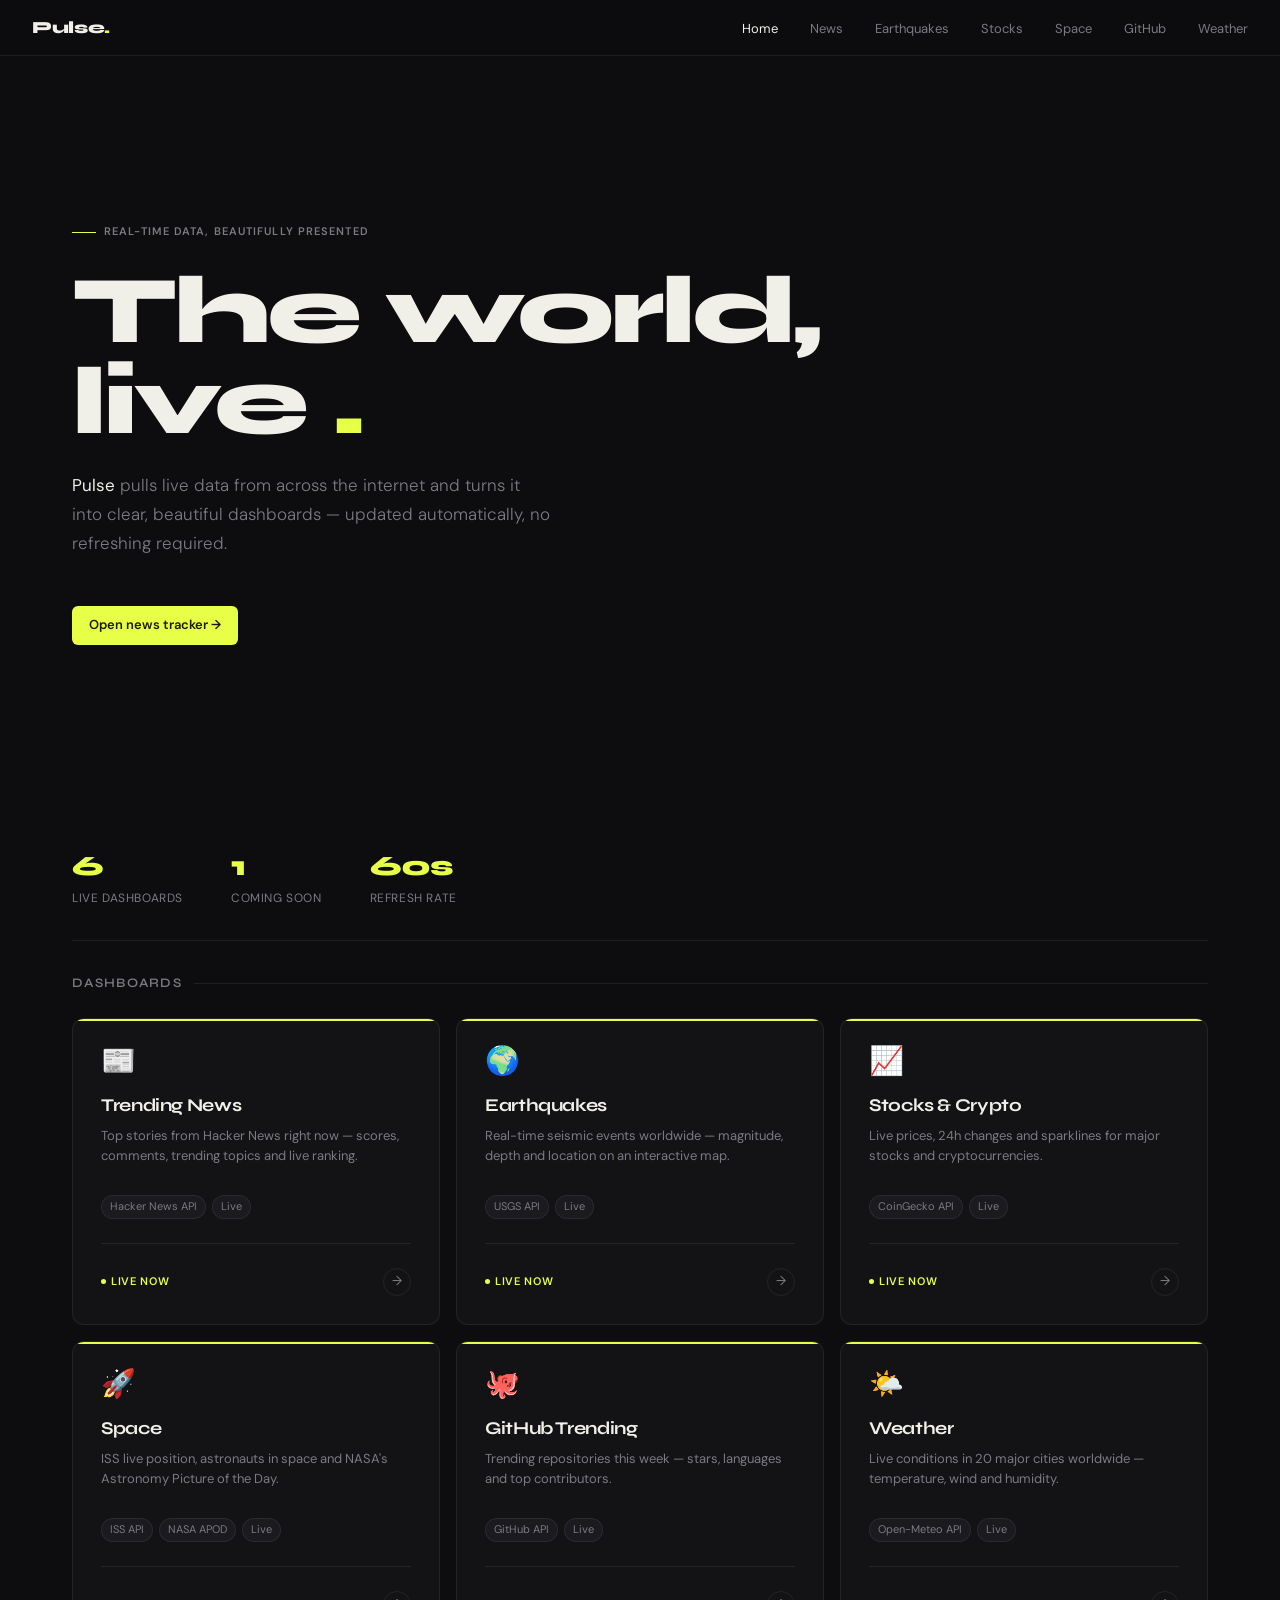
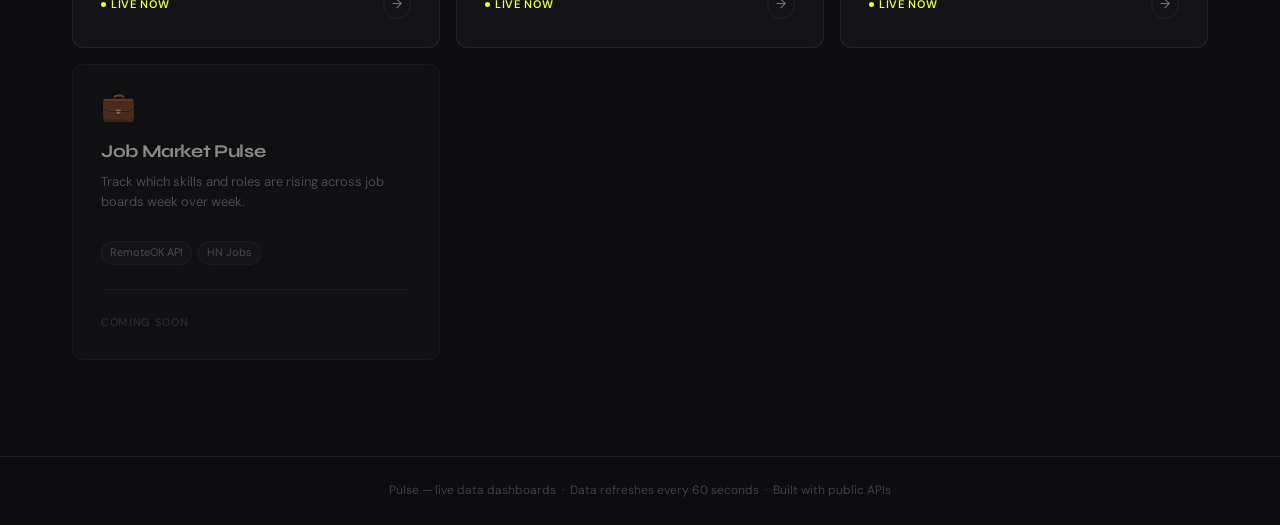
<file: index.html>
<!DOCTYPE html>
<html lang="en">
<head>
  <meta charset="UTF-8" />
  <meta name="viewport" content="width=device-width, initial-scale=1.0" />
  <title>Pulse — Live Data Dashboards</title>
  <link rel="stylesheet" href="style.css" />
  <style>
    .hero {
      min-height: calc(100vh - 56px);
      display: flex;
      flex-direction: column;
      justify-content: center;
      padding: 88px 2rem 4rem;
      max-width: 1200px;
      margin: 0 auto;
    }

    .hero-eyebrow {
      display: inline-flex; align-items: center; gap: 8px;
      font-size: 11px; font-weight: 600; letter-spacing: 0.1em;
      text-transform: uppercase; color: var(--text-muted);
      margin-bottom: 1.5rem;
    }

    .hero-eyebrow::before {
      content: '';
      display: block; width: 24px; height: 1px;
      background: var(--accent);
    }

    .hero-title {
      font-family: var(--font-display);
      font-size: clamp(48px, 8vw, 96px);
      font-weight: 800;
      letter-spacing: -0.04em;
      line-height: 0.95;
      margin-bottom: 1.5rem;
    }

    .hero-title .accent { color: var(--accent); }

    .hero-desc {
      font-size: 17px;
      color: var(--text-muted);
      max-width: 480px;
      line-height: 1.7;
      margin-bottom: 3rem;
      font-weight: 300;
    }

    .hero-desc em {
      color: var(--text);
      font-style: normal;
      font-weight: 400;
    }

    /* Dashboard grid */
    .dashboards-section {
      max-width: 1200px;
      margin: 0 auto;
      padding: 0 2rem 6rem;
    }

    .section-heading {
      font-family: var(--font-display);
      font-size: 13px;
      font-weight: 600;
      letter-spacing: 0.1em;
      text-transform: uppercase;
      color: var(--text-muted);
      margin-bottom: 1.5rem;
      display: flex; align-items: center; gap: 12px;
    }

    .section-heading::after {
      content: '';
      flex: 1; height: 1px;
      background: var(--border);
    }

    .dash-card {
      position: relative;
      background: var(--bg2);
      border: 1px solid var(--border);
      border-radius: var(--radius);
      padding: 1.75rem;
      display: flex; flex-direction: column;
      transition: all 0.25s;
      overflow: hidden;
      cursor: pointer;
    }

    .dash-card::before {
      content: '';
      position: absolute; top: 0; left: 0; right: 0;
      height: 2px;
      background: var(--card-accent, transparent);
      transition: opacity 0.2s;
    }

    .dash-card:hover {
      border-color: var(--border-hover);
      background: var(--bg3);
      transform: translateY(-2px);
    }

    .dash-card.live { --card-accent: var(--accent); }
    .dash-card.coming { opacity: 0.55; cursor: default; }
    .dash-card.coming:hover { transform: none; }

    .dash-card-icon {
      font-size: 28px;
      margin-bottom: 1rem;
      line-height: 1;
    }

    .dash-card-title {
      font-family: var(--font-display);
      font-size: 18px;
      font-weight: 700;
      letter-spacing: -0.02em;
      margin-bottom: 6px;
    }

    .dash-card-desc {
      font-size: 13px;
      color: var(--text-muted);
      line-height: 1.6;
      flex: 1;
      margin-bottom: 1.25rem;
    }

    .dash-card-footer {
      display: flex; align-items: center; justify-content: space-between;
    }

    .status-live {
      font-size: 11px; font-weight: 600;
      letter-spacing: 0.06em; text-transform: uppercase;
      color: var(--accent);
      display: flex; align-items: center; gap: 5px;
    }

    .status-live::before {
      content: '';
      width: 5px; height: 5px; border-radius: 50%;
      background: var(--accent);
      animation: pulse 2s infinite;
    }

    .status-coming {
      font-size: 11px; font-weight: 600;
      letter-spacing: 0.06em; text-transform: uppercase;
      color: var(--text-dim);
    }

    .arrow {
      width: 28px; height: 28px;
      border: 1px solid var(--border);
      border-radius: 50%;
      display: flex; align-items: center; justify-content: center;
      font-size: 13px; color: var(--text-muted);
      transition: all 0.2s;
    }

    .dash-card:hover .arrow {
      border-color: var(--accent);
      color: var(--accent);
    }

    .sources-row {
      display: flex; gap: 6px; flex-wrap: wrap;
      margin-top: 8px;
    }

    /* Stats bar */
    .stats-bar {
      display: flex; gap: 3rem;
      margin-bottom: 2rem;
      padding-bottom: 2rem;
      border-bottom: 1px solid var(--border);
    }

    .stats-bar-item {}
    .stats-bar-value {
      font-family: var(--font-display);
      font-size: 28px; font-weight: 800;
      letter-spacing: -0.03em;
      color: var(--accent);
    }
    .stats-bar-label {
      font-size: 12px; color: var(--text-muted);
      text-transform: uppercase; letter-spacing: 0.05em;
    }

    @media (max-width: 700px) {
      .hero { padding: 88px 1rem 3rem; }
      .dashboards-section { padding: 0 1rem 4rem; }
      .stats-bar { gap: 1.5rem; }
    }
  </style>
</head>
<body>

<nav>
  <a href="index.html" class="nav-logo">Pulse<span>.</span></a>
  <ul class="nav-links">
    <li><a href="index.html" class="active">Home</a></li>
    <li><a href="news.html">News</a></li>
    <li><a href="earthquakes.html">Earthquakes</a></li>
    <li><a href="stocks.html">Stocks</a></li>
    <li><a href="space.html">Space</a></li>
    <li><a href="github.html">GitHub</a></li>
    <li><a href="weather.html">Weather</a></li>
  </ul>
</nav>

<section class="hero">
  <span class="hero-eyebrow">Real-time data, beautifully presented</span>
  <h1 class="hero-title">The world,<br>live <span class="accent">.</span></h1>
  <p class="hero-desc">
    <em>Pulse</em> pulls live data from across the internet and turns it into
    clear, beautiful dashboards — updated automatically, no refreshing required.
  </p>
  <div>
    <a href="news.html" class="btn btn-accent">Open news tracker →</a>
  </div>
</section>

<section class="dashboards-section">

  <div class="stats-bar">
    <div class="stats-bar-item">
      <div class="stats-bar-value">6</div>
      <div class="stats-bar-label">Live dashboards</div>
    </div>
    <div class="stats-bar-item">
      <div class="stats-bar-value">1</div>
      <div class="stats-bar-label">Coming soon</div>
    </div>
    <div class="stats-bar-item">
      <div class="stats-bar-value">60s</div>
      <div class="stats-bar-label">Refresh rate</div>
    </div>
  </div>

  <p class="section-heading">Dashboards</p>

  <div class="grid-auto">

    <a href="news.html" class="dash-card live">
      <div class="dash-card-icon">📰</div>
      <div class="dash-card-title">Trending News</div>
      <p class="dash-card-desc">Top stories from Hacker News right now — scores, comments, trending topics and live ranking.</p>
      <div class="sources-row">
        <span class="tag">Hacker News API</span>
        <span class="tag">Live</span>
      </div>
      <hr />
      <div class="dash-card-footer">
        <span class="status-live">Live now</span>
        <div class="arrow">→</div>
      </div>
    </a>

    <a href="earthquakes.html" class="dash-card live">
      <div class="dash-card-icon">🌍</div>
      <div class="dash-card-title">Earthquakes</div>
      <p class="dash-card-desc">Real-time seismic events worldwide — magnitude, depth and location on an interactive map.</p>
      <div class="sources-row">
        <span class="tag">USGS API</span>
        <span class="tag">Live</span>
      </div>
      <hr />
      <div class="dash-card-footer">
        <span class="status-live">Live now</span>
        <div class="arrow">→</div>
      </div>
    </a>

    <a href="stocks.html" class="dash-card live">
      <div class="dash-card-icon">📈</div>
      <div class="dash-card-title">Stocks &amp; Crypto</div>
      <p class="dash-card-desc">Live prices, 24h changes and sparklines for major stocks and cryptocurrencies.</p>
      <div class="sources-row">
        <span class="tag">CoinGecko API</span>
        <span class="tag">Live</span>
      </div>
      <hr />
      <div class="dash-card-footer">
        <span class="status-live">Live now</span>
        <div class="arrow">→</div>
      </div>
    </a>

    <a href="space.html" class="dash-card live">
      <div class="dash-card-icon">🚀</div>
      <div class="dash-card-title">Space</div>
      <p class="dash-card-desc">ISS live position, astronauts in space and NASA's Astronomy Picture of the Day.</p>
      <div class="sources-row">
        <span class="tag">ISS API</span>
        <span class="tag">NASA APOD</span>
        <span class="tag">Live</span>
      </div>
      <hr />
      <div class="dash-card-footer">
        <span class="status-live">Live now</span>
        <div class="arrow">→</div>
      </div>
    </a>

    <a href="github.html" class="dash-card live">
      <div class="dash-card-icon">🐙</div>
      <div class="dash-card-title">GitHub Trending</div>
      <p class="dash-card-desc">Trending repositories this week — stars, languages and top contributors.</p>
      <div class="sources-row">
        <span class="tag">GitHub API</span>
        <span class="tag">Live</span>
      </div>
      <hr />
      <div class="dash-card-footer">
        <span class="status-live">Live now</span>
        <div class="arrow">→</div>
      </div>
    </a>

    <a href="weather.html" class="dash-card live">
      <div class="dash-card-icon">🌤️</div>
      <div class="dash-card-title">Weather</div>
      <p class="dash-card-desc">Live conditions in 20 major cities worldwide — temperature, wind and humidity.</p>
      <div class="sources-row">
        <span class="tag">Open-Meteo API</span>
        <span class="tag">Live</span>
      </div>
      <hr />
      <div class="dash-card-footer">
        <span class="status-live">Live now</span>
        <div class="arrow">→</div>
      </div>
    </a>

    <div class="dash-card coming">
      <div class="dash-card-icon">💼</div>
      <div class="dash-card-title">Job Market Pulse</div>
      <p class="dash-card-desc">Track which skills and roles are rising across job boards week over week.</p>
      <div class="sources-row">
        <span class="tag">RemoteOK API</span>
        <span class="tag">HN Jobs</span>
      </div>
      <hr />
      <div class="dash-card-footer">
        <span class="status-coming">Coming soon</span>
      </div>
    </div>

  </div>
</section>

<footer>
  Pulse — live data dashboards &nbsp;·&nbsp; Data refreshes every 60 seconds &nbsp;·&nbsp; Built with public APIs
</footer>

</body>
</html>
</file>
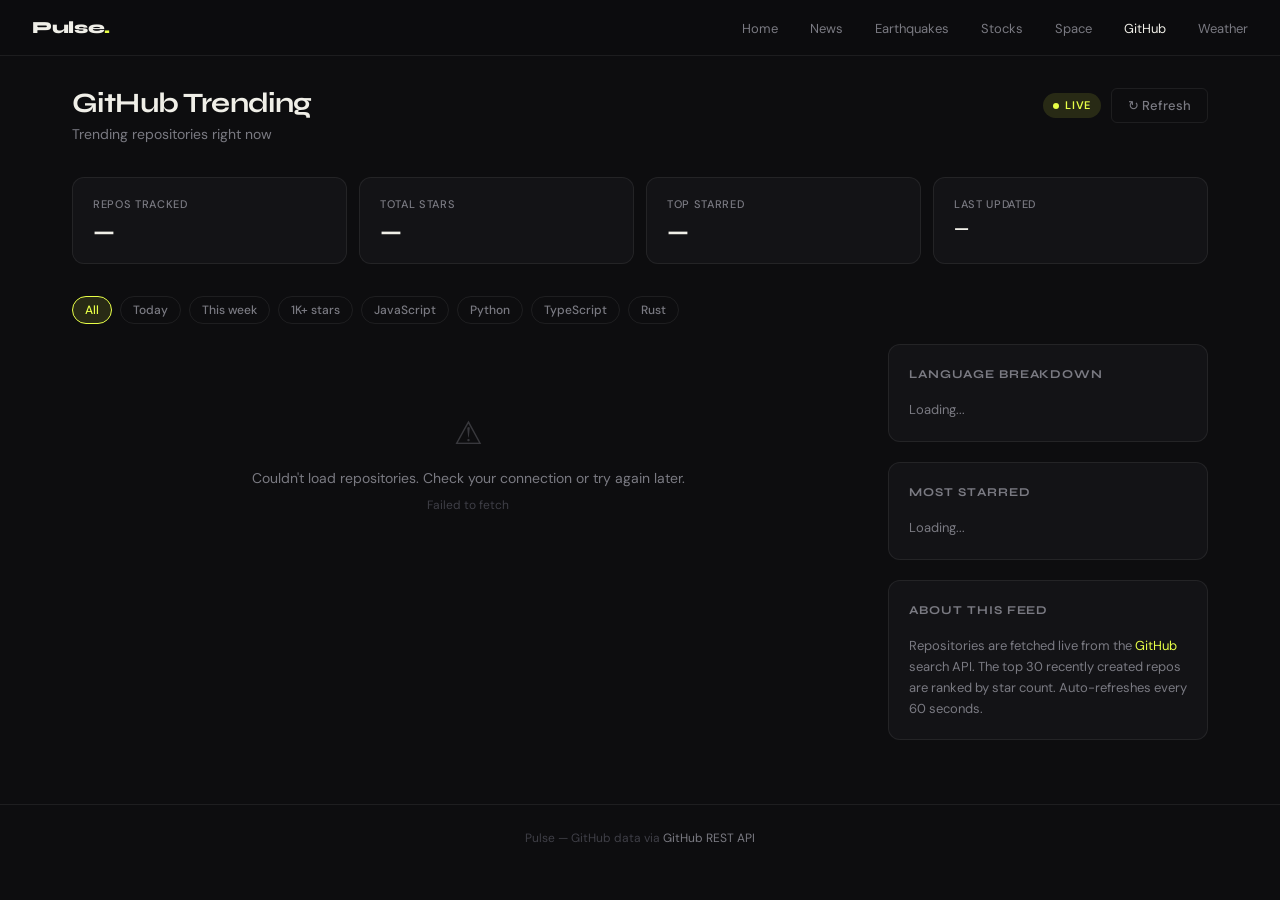
<file: github.html>
<!DOCTYPE html>
<html lang="en">
<head>
  <meta charset="UTF-8" />
  <meta name="viewport" content="width=device-width, initial-scale=1.0" />
  <title>GitHub Trending — Pulse</title>
  <link rel="stylesheet" href="style.css" />
  <style>
    /* ── Stat row ── */
    .stats-row {
      display: grid;
      grid-template-columns: repeat(4, 1fr);
      gap: 12px;
      margin-bottom: 2rem;
    }
    @media (max-width: 700px) { .stats-row { grid-template-columns: repeat(2,1fr); } }

    /* ── Main layout ── */
    .content-grid {
      display: grid;
      grid-template-columns: 1fr 320px;
      gap: 24px;
      align-items: start;
    }
    @media (max-width: 900px) { .content-grid { grid-template-columns: 1fr; } }

    /* ── Repo list ── */
    .repo-list { display: flex; flex-direction: column; gap: 2px; }

    .repo-item {
      display: flex;
      align-items: flex-start;
      gap: 14px;
      padding: 14px 16px;
      border-radius: var(--radius);
      border: 1px solid transparent;
      transition: all 0.15s;
      cursor: pointer;
      text-decoration: none;
      color: inherit;
    }

    .repo-item:hover {
      background: var(--bg2);
      border-color: var(--border);
    }

    .repo-rank {
      font-family: var(--font-display);
      font-size: 13px;
      font-weight: 700;
      color: var(--text-dim);
      min-width: 24px;
      padding-top: 2px;
      text-align: right;
    }

    .repo-rank.top3 { color: var(--accent); }

    .repo-body { flex: 1; min-width: 0; }

    .repo-name {
      font-size: 14px;
      font-weight: 500;
      line-height: 1.4;
      color: var(--text);
      margin-bottom: 4px;
    }

    .repo-desc {
      font-size: 12px;
      color: var(--text-muted);
      line-height: 1.4;
      margin-bottom: 6px;
      display: -webkit-box;
      -webkit-line-clamp: 2;
      -webkit-box-orient: vertical;
      overflow: hidden;
    }

    .repo-meta {
      display: flex; flex-wrap: wrap; gap: 10px;
      align-items: center;
    }

    .repo-stars {
      font-size: 12px;
      font-weight: 600;
      color: var(--accent);
      display: flex; align-items: center; gap: 3px;
    }

    .repo-forks {
      font-size: 12px;
      color: var(--text-muted);
    }

    .repo-lang {
      font-size: 11px;
      color: var(--text-muted);
      display: flex; align-items: center; gap: 4px;
    }

    .lang-dot {
      width: 8px; height: 8px;
      border-radius: 50%;
      display: inline-block;
    }

    .repo-age {
      font-size: 11px;
      color: var(--text-dim);
    }

    .repo-bar-wrap {
      width: 48px;
      display: flex; flex-direction: column;
      align-items: flex-end; justify-content: center;
      gap: 4px;
      padding-top: 2px;
    }

    .repo-bar {
      height: 3px;
      background: var(--accent);
      border-radius: 2px;
      opacity: 0.5;
      transition: width 0.6s ease;
    }

    /* ── Sidebar ── */
    .sidebar { display: flex; flex-direction: column; gap: 20px; }

    .panel {
      background: var(--bg2);
      border: 1px solid var(--border);
      border-radius: var(--radius);
      padding: 1.25rem;
    }

    .panel-title {
      font-family: var(--font-display);
      font-size: 12px;
      font-weight: 700;
      letter-spacing: 0.08em;
      text-transform: uppercase;
      color: var(--text-muted);
      margin-bottom: 1rem;
    }

    /* Category bars */
    .cat-item {
      display: flex; align-items: center; gap: 10px;
      margin-bottom: 10px;
    }
    .cat-label { font-size: 12px; color: var(--text-muted); min-width: 70px; }
    .cat-track { flex: 1; height: 4px; background: var(--bg3); border-radius: 2px; overflow: hidden; }
    .cat-fill { height: 100%; background: var(--accent); border-radius: 2px; transition: width 0.8s ease; }
    .cat-count { font-size: 11px; color: var(--text-dim); min-width: 20px; text-align: right; }

    /* Top starred list */
    .top-item {
      display: flex; align-items: center; justify-content: space-between;
      padding: 8px 0;
      border-bottom: 1px solid var(--border);
    }
    .top-item:last-child { border-bottom: none; }
    .top-name {
      font-size: 13px;
      color: var(--text);
      font-weight: 500;
      white-space: nowrap;
      overflow: hidden;
      text-overflow: ellipsis;
      flex: 1;
      min-width: 0;
    }
    .top-stars {
      font-size: 12px;
      color: var(--accent);
      font-weight: 600;
      margin-left: 12px;
      white-space: nowrap;
    }

    /* Update indicator */
    .update-row {
      display: flex; align-items: center; justify-content: space-between;
      margin-bottom: 1rem;
    }

    .update-time {
      font-size: 11px;
      color: var(--text-muted);
    }

    /* Skeleton rows */
    .sk-row {
      display: flex; gap: 14px; padding: 14px 16px; align-items: center;
    }
    .sk-num { width: 20px; height: 14px; }
    .sk-body { flex: 1; }
    .sk-line { height: 12px; margin-bottom: 6px; }
    .sk-line.short { width: 55%; }

    /* Error state */
    .error-state {
      text-align: center; padding: 3rem 1rem;
      color: var(--text-muted); font-size: 14px;
    }
    .error-state .err-icon { font-size: 32px; margin-bottom: 8px; opacity: 0.4; }

    /* Filters */
    .filters {
      display: flex; gap: 8px; flex-wrap: wrap;
      margin-bottom: 1.25rem;
    }

    .filter-btn {
      font-family: var(--font-body);
      font-size: 12px; font-weight: 500;
      padding: 5px 12px;
      border-radius: 100px;
      border: 1px solid var(--border);
      background: transparent;
      color: var(--text-muted);
      cursor: pointer;
      transition: all 0.15s;
    }

    .filter-btn:hover { border-color: var(--border-hover); color: var(--text); }
    .filter-btn.active { background: var(--accent-dim); border-color: var(--accent); color: var(--accent); }
  </style>
</head>
<body>

<nav>
  <a href="index.html" class="nav-logo">Pulse<span>.</span></a>
  <ul class="nav-links">
    <li><a href="index.html">Home</a></li>
    <li><a href="news.html">News</a></li>
    <li><a href="earthquakes.html">Earthquakes</a></li>
    <li><a href="stocks.html">Stocks</a></li>
    <li><a href="space.html">Space</a></li>
    <li><a href="github.html" class="active">GitHub</a></li>
    <li><a href="weather.html">Weather</a></li>
  </ul>
</nav>

<div class="page">

  <div class="dash-header">
    <div>
      <h1 class="dash-title">GitHub Trending</h1>
      <p class="dash-subtitle">Trending repositories right now</p>
    </div>
    <div style="display:flex;align-items:center;gap:10px;">
      <span class="live-badge"><span class="live-dot"></span> Live</span>
      <button class="btn" id="refreshBtn" onclick="loadAll()">&#8635; Refresh</button>
    </div>
  </div>

  <!-- Stat cards -->
  <div class="stats-row">
    <div class="stat-card">
      <div class="stat-label">Repos tracked</div>
      <div class="stat-value" id="stat-count">&mdash;</div>
    </div>
    <div class="stat-card">
      <div class="stat-label">Total stars</div>
      <div class="stat-value" id="stat-stars">&mdash;</div>
    </div>
    <div class="stat-card">
      <div class="stat-label">Top starred</div>
      <div class="stat-value" id="stat-top">&mdash;</div>
    </div>
    <div class="stat-card">
      <div class="stat-label">Last updated</div>
      <div class="stat-value" id="stat-time" style="font-size:18px">&mdash;</div>
    </div>
  </div>

  <!-- Filters -->
  <div class="filters" id="filters">
    <button class="filter-btn active" data-filter="all" onclick="setFilter('all', this)">All</button>
    <button class="filter-btn" data-filter="today" onclick="setFilter('today', this)">Today</button>
    <button class="filter-btn" data-filter="week" onclick="setFilter('week', this)">This week</button>
    <button class="filter-btn" data-filter="1k" onclick="setFilter('1k', this)">1K+ stars</button>
    <button class="filter-btn" data-filter="JavaScript" onclick="setFilter('JavaScript', this)">JavaScript</button>
    <button class="filter-btn" data-filter="Python" onclick="setFilter('Python', this)">Python</button>
    <button class="filter-btn" data-filter="TypeScript" onclick="setFilter('TypeScript', this)">TypeScript</button>
    <button class="filter-btn" data-filter="Rust" onclick="setFilter('Rust', this)">Rust</button>
  </div>

  <div class="content-grid">

    <!-- Repo feed -->
    <div>
      <div class="update-row">
        <span id="visibleCount" class="update-time"></span>
      </div>
      <div class="repo-list" id="repoList">
        <!-- skeleton placeholder rendered by JS -->
      </div>
    </div>

    <!-- Sidebar -->
    <div class="sidebar">

      <div class="panel">
        <div class="panel-title">Language breakdown</div>
        <div id="langBreakdown">
          <div style="color:var(--text-muted);font-size:13px;">Loading...</div>
        </div>
      </div>

      <div class="panel">
        <div class="panel-title">Most starred</div>
        <div id="topStarred">
          <div style="color:var(--text-muted);font-size:13px;">Loading...</div>
        </div>
      </div>

      <div class="panel">
        <div class="panel-title">About this feed</div>
        <p style="font-size:13px;color:var(--text-muted);line-height:1.6;">
          Repositories are fetched live from the
          <a href="https://github.com" target="_blank" style="color:var(--accent);">GitHub</a>
          search API. The top 30 recently created repos are ranked by star count.
          Auto-refreshes every 60 seconds.
        </p>
      </div>

    </div>
  </div>

</div>

<footer>
  Pulse &mdash; GitHub data via <a href="https://docs.github.com/en/rest" target="_blank" style="color:var(--text-muted);">GitHub REST API</a>
</footer>

<script>
  let allRepos = [];
  let currentFilter = 'all';

  // Language colors (GitHub-style)
  const LANG_COLORS = {
    'JavaScript': '#f1e05a',
    'TypeScript': '#3178c6',
    'Python': '#3572A5',
    'Rust': '#dea584',
    'Go': '#00ADD8',
    'Java': '#b07219',
    'C++': '#f34b7d',
    'C': '#555555',
    'C#': '#178600',
    'Ruby': '#701516',
    'Swift': '#F05138',
    'Kotlin': '#A97BFF',
    'PHP': '#4F5D95',
    'Dart': '#00B4AB',
    'Shell': '#89e051',
    'Lua': '#000080',
    'HTML': '#e34c26',
    'CSS': '#563d7c',
    'Vue': '#41b883',
    'Jupyter Notebook': '#DA5B0B',
    'Zig': '#ec915c',
    'Scala': '#c22d40',
    'Elixir': '#6e4a7e',
    'Haskell': '#5e5086'
  };

  function getDateStr(daysAgo) {
    return new Date(Date.now() - daysAgo * 24 * 60 * 60 * 1000).toISOString().split('T')[0];
  }

  async function fetchRepos() {
    const since = getDateStr(7);
    const url = `https://api.github.com/search/repositories?q=created:>${since}&sort=stars&order=desc&per_page=30`;
    const res = await fetch(url);
    if (!res.ok) throw new Error(`GitHub API returned ${res.status}`);
    const data = await res.json();
    return data.items || [];
  }

  async function loadAll() {
    document.getElementById('repoList').innerHTML = skeletons(10);

    try {
      const repos = await fetchRepos();
      allRepos = repos;
      renderAll();
    } catch (e) {
      document.getElementById('repoList').innerHTML = `
        <div class="error-state">
          <div class="err-icon">&#9888;</div>
          <div>Couldn't load repositories. Check your connection or try again later.</div>
          <div style="margin-top:6px;font-size:12px;color:var(--text-dim);">${escHtml(e.message)}</div>
        </div>`;
    }
  }

  function skeletons(n) {
    return Array.from({length: n}, () => `
      <div class="sk-row">
        <div class="sk-num skeleton" style="height:14px;width:20px;border-radius:3px;"></div>
        <div class="sk-body" style="flex:1;">
          <div class="sk-line skeleton" style="height:12px;margin-bottom:6px;border-radius:3px;"></div>
          <div class="sk-line short skeleton" style="height:10px;width:50%;border-radius:3px;"></div>
        </div>
      </div>`).join('');
  }

  function getFilter(repo) {
    if (currentFilter === 'all') return true;
    if (currentFilter === 'today') {
      const todayStr = getDateStr(0);
      return (repo.created_at || '').startsWith(todayStr);
    }
    if (currentFilter === 'week') {
      const weekAgo = getDateStr(7);
      return (repo.created_at || '') >= weekAgo;
    }
    if (currentFilter === '1k') return (repo.stargazers_count || 0) >= 1000;
    // Language filters
    return (repo.language || '') === currentFilter;
  }

  function daysAgo(dateStr) {
    const created = new Date(dateStr);
    const diff = Date.now() - created.getTime();
    const days = Math.floor(diff / (24 * 60 * 60 * 1000));
    if (days === 0) return 'today';
    if (days === 1) return '1 day ago';
    return `${days} days ago`;
  }

  function formatNum(n) {
    if (n >= 1000) return (n / 1000).toFixed(1).replace(/\.0$/, '') + 'k';
    return n.toLocaleString();
  }

  function renderAll() {
    const filtered = allRepos.filter(getFilter);
    const maxStars = Math.max(...filtered.map(r => r.stargazers_count || 0), 1);

    // Stats
    const totalStars = allRepos.reduce((s, r) => s + (r.stargazers_count || 0), 0);
    const topStars = Math.max(...allRepos.map(r => r.stargazers_count || 0), 0);
    document.getElementById('stat-count').textContent = allRepos.length;
    document.getElementById('stat-stars').textContent = formatNum(totalStars);
    document.getElementById('stat-top').textContent = formatNum(topStars);
    document.getElementById('stat-time').textContent = new Date().toLocaleTimeString([], {hour:'2-digit', minute:'2-digit'});
    document.getElementById('visibleCount').textContent = `Showing ${filtered.length} repositories`;

    // Repo list
    document.getElementById('repoList').innerHTML = filtered.length === 0
      ? `<div class="error-state"><div style="opacity:0.4;font-size:28px;margin-bottom:8px;">&#128269;</div><div>No repositories match this filter.</div></div>`
      : filtered.map((r, i) => {
      const barW = Math.round((r.stargazers_count || 0) / maxStars * 100);
      const langColor = LANG_COLORS[r.language] || '#7a7a82';
      return `
        <a class="repo-item" href="${r.html_url}" target="_blank" rel="noopener">
          <div class="repo-rank ${i < 3 ? 'top3' : ''}">${i + 1}</div>
          <div class="repo-body">
            <div class="repo-name">${escHtml(r.full_name)}</div>
            ${r.description ? `<div class="repo-desc">${escHtml(r.description)}</div>` : ''}
            <div class="repo-meta">
              <span class="repo-stars">&#9733; ${formatNum(r.stargazers_count || 0)}</span>
              <span class="repo-forks">&#128268; ${formatNum(r.forks_count || 0)}</span>
              ${r.language ? `<span class="repo-lang"><span class="lang-dot" style="background:${langColor};"></span>${escHtml(r.language)}</span>` : ''}
              <span class="repo-age">${daysAgo(r.created_at)}</span>
            </div>
          </div>
          <div class="repo-bar-wrap">
            <div class="repo-bar" style="width:${barW}%;max-width:48px;"></div>
          </div>
        </a>`;
    }).join('');

    renderLangBreakdown(filtered);
    renderTopStarred(filtered);
  }

  function renderLangBreakdown(repos) {
    const freq = {};
    repos.forEach(r => {
      const lang = r.language || 'Other';
      freq[lang] = (freq[lang] || 0) + 1;
    });

    const sorted = Object.entries(freq)
      .sort((a, b) => b[1] - a[1])
      .slice(0, 8);

    const total = repos.length || 1;
    document.getElementById('langBreakdown').innerHTML = sorted.map(([lang, count]) => {
      const color = LANG_COLORS[lang] || '#7a7a82';
      return `
        <div class="cat-item">
          <span class="cat-label">${escHtml(lang)}</span>
          <div class="cat-track">
            <div class="cat-fill" style="width:${Math.round(count / total * 100)}%;background:${color};"></div>
          </div>
          <span class="cat-count">${count}</span>
        </div>`;
    }).join('');
  }

  function renderTopStarred(repos) {
    const top5 = [...repos]
      .sort((a, b) => (b.stargazers_count || 0) - (a.stargazers_count || 0))
      .slice(0, 5);

    document.getElementById('topStarred').innerHTML = top5.map(r => `
      <a href="${r.html_url}" target="_blank" rel="noopener" class="top-item" style="text-decoration:none;color:inherit;">
        <span class="top-name">${escHtml(r.full_name)}</span>
        <span class="top-stars">&#9733; ${formatNum(r.stargazers_count || 0)}</span>
      </a>`).join('');
  }

  function setFilter(f, btn) {
    currentFilter = f;
    document.querySelectorAll('.filter-btn').forEach(b => b.classList.remove('active'));
    btn.classList.add('active');
    if (allRepos.length) renderAll();
  }

  function escHtml(str) {
    return (str || '').replace(/&/g,'&amp;').replace(/</g,'&lt;').replace(/>/g,'&gt;').replace(/"/g,'&quot;');
  }

  // Initial load + auto-refresh every 60s
  loadAll();
  setInterval(loadAll, 60000);
</script>

</body>
</html>
</file>
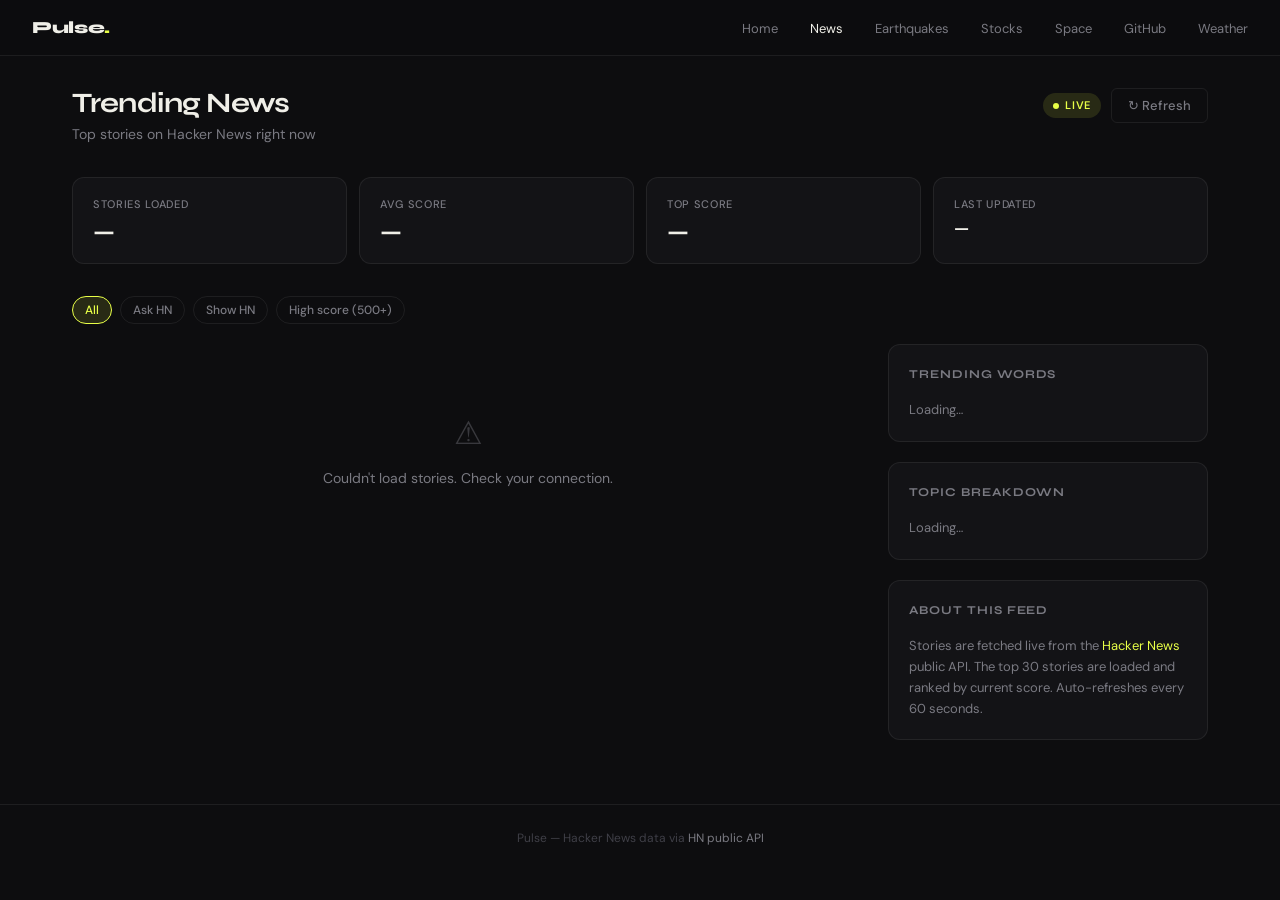
<file: news.html>
<!DOCTYPE html>
<html lang="en">
<head>
  <meta charset="UTF-8" />
  <meta name="viewport" content="width=device-width, initial-scale=1.0" />
  <title>Trending News — Pulse</title>
  <link rel="stylesheet" href="style.css" />
  <style>
    /* ── Stat row ── */
    .stats-row {
      display: grid;
      grid-template-columns: repeat(4, 1fr);
      gap: 12px;
      margin-bottom: 2rem;
    }
    @media (max-width: 700px) { .stats-row { grid-template-columns: repeat(2,1fr); } }

    /* ── Main layout ── */
    .content-grid {
      display: grid;
      grid-template-columns: 1fr 320px;
      gap: 24px;
      align-items: start;
    }
    @media (max-width: 900px) { .content-grid { grid-template-columns: 1fr; } }

    /* ── Story list ── */
    .story-list { display: flex; flex-direction: column; gap: 2px; }

    .story-item {
      display: flex;
      align-items: flex-start;
      gap: 14px;
      padding: 14px 16px;
      border-radius: var(--radius);
      border: 1px solid transparent;
      transition: all 0.15s;
      cursor: pointer;
      text-decoration: none;
      color: inherit;
    }

    .story-item:hover {
      background: var(--bg2);
      border-color: var(--border);
    }

    .story-rank {
      font-family: var(--font-display);
      font-size: 13px;
      font-weight: 700;
      color: var(--text-dim);
      min-width: 24px;
      padding-top: 2px;
      text-align: right;
    }

    .story-rank.top3 { color: var(--accent); }

    .story-body { flex: 1; min-width: 0; }

    .story-title {
      font-size: 14px;
      font-weight: 500;
      line-height: 1.4;
      color: var(--text);
      margin-bottom: 5px;
    }

    .story-meta {
      display: flex; flex-wrap: wrap; gap: 10px;
      align-items: center;
    }

    .story-score {
      font-size: 12px;
      font-weight: 600;
      color: var(--accent);
      display: flex; align-items: center; gap: 3px;
    }

    .story-comments {
      font-size: 12px;
      color: var(--text-muted);
    }

    .story-domain {
      font-size: 11px;
      color: var(--text-dim);
    }

    .story-bar-wrap {
      width: 48px;
      display: flex; flex-direction: column;
      align-items: flex-end; justify-content: center;
      gap: 4px;
      padding-top: 2px;
    }

    .story-bar {
      height: 3px;
      background: var(--accent);
      border-radius: 2px;
      opacity: 0.5;
      transition: width 0.6s ease;
    }

    /* ── Sidebar ── */
    .sidebar { display: flex; flex-direction: column; gap: 20px; }

    .panel {
      background: var(--bg2);
      border: 1px solid var(--border);
      border-radius: var(--radius);
      padding: 1.25rem;
    }

    .panel-title {
      font-family: var(--font-display);
      font-size: 12px;
      font-weight: 700;
      letter-spacing: 0.08em;
      text-transform: uppercase;
      color: var(--text-muted);
      margin-bottom: 1rem;
    }

    /* Word cloud */
    .word-cloud {
      display: flex; flex-wrap: wrap; gap: 6px;
    }

    .word-item {
      padding: 4px 10px;
      border-radius: 100px;
      background: var(--bg3);
      border: 1px solid var(--border);
      cursor: default;
      transition: all 0.15s;
      font-weight: 400;
      color: var(--text);
    }

    .word-item:hover {
      border-color: var(--accent);
      color: var(--accent);
    }

    /* Category bars */
    .cat-item {
      display: flex; align-items: center; gap: 10px;
      margin-bottom: 10px;
    }
    .cat-label { font-size: 12px; color: var(--text-muted); min-width: 70px; }
    .cat-track { flex: 1; height: 4px; background: var(--bg3); border-radius: 2px; overflow: hidden; }
    .cat-fill { height: 100%; background: var(--accent); border-radius: 2px; transition: width 0.8s ease; }
    .cat-count { font-size: 11px; color: var(--text-dim); min-width: 20px; text-align: right; }

    /* Update indicator */
    .update-row {
      display: flex; align-items: center; justify-content: space-between;
      margin-bottom: 1rem;
    }

    .update-time {
      font-size: 11px;
      color: var(--text-muted);
    }

    /* Skeleton rows */
    .sk-row {
      display: flex; gap: 14px; padding: 14px 16px; align-items: center;
    }
    .sk-num { width: 20px; height: 14px; }
    .sk-body { flex: 1; }
    .sk-line { height: 12px; margin-bottom: 6px; }
    .sk-line.short { width: 55%; }

    /* Error state */
    .error-state {
      text-align: center; padding: 3rem 1rem;
      color: var(--text-muted); font-size: 14px;
    }
    .error-state .err-icon { font-size: 32px; margin-bottom: 8px; opacity: 0.4; }

    /* Filters */
    .filters {
      display: flex; gap: 8px; flex-wrap: wrap;
      margin-bottom: 1.25rem;
    }

    .filter-btn {
      font-family: var(--font-body);
      font-size: 12px; font-weight: 500;
      padding: 5px 12px;
      border-radius: 100px;
      border: 1px solid var(--border);
      background: transparent;
      color: var(--text-muted);
      cursor: pointer;
      transition: all 0.15s;
    }

    .filter-btn:hover { border-color: var(--border-hover); color: var(--text); }
    .filter-btn.active { background: var(--accent-dim); border-color: var(--accent); color: var(--accent); }
  </style>
</head>
<body>

<nav>
  <a href="index.html" class="nav-logo">Pulse<span>.</span></a>
  <ul class="nav-links">
    <li><a href="index.html">Home</a></li>
    <li><a href="news.html" class="active">News</a></li>
    <li><a href="earthquakes.html">Earthquakes</a></li>
    <li><a href="stocks.html">Stocks</a></li>
    <li><a href="space.html">Space</a></li>
    <li><a href="github.html">GitHub</a></li>
    <li><a href="weather.html">Weather</a></li>
  </ul>
</nav>

<div class="page">

  <div class="dash-header">
    <div>
      <h1 class="dash-title">Trending News</h1>
      <p class="dash-subtitle">Top stories on Hacker News right now</p>
    </div>
    <div style="display:flex;align-items:center;gap:10px;">
      <span class="live-badge"><span class="live-dot"></span> Live</span>
      <button class="btn" id="refreshBtn" onclick="loadAll()">↻ Refresh</button>
    </div>
  </div>

  <!-- Stat cards -->
  <div class="stats-row">
    <div class="stat-card">
      <div class="stat-label">Stories loaded</div>
      <div class="stat-value" id="stat-count">—</div>
    </div>
    <div class="stat-card">
      <div class="stat-label">Avg score</div>
      <div class="stat-value" id="stat-avg">—</div>
    </div>
    <div class="stat-card">
      <div class="stat-label">Top score</div>
      <div class="stat-value" id="stat-top">—</div>
    </div>
    <div class="stat-card">
      <div class="stat-label">Last updated</div>
      <div class="stat-value" id="stat-time" style="font-size:18px">—</div>
    </div>
  </div>

  <!-- Filters -->
  <div class="filters" id="filters">
    <button class="filter-btn active" data-filter="all" onclick="setFilter('all', this)">All</button>
    <button class="filter-btn" data-filter="ask" onclick="setFilter('ask', this)">Ask HN</button>
    <button class="filter-btn" data-filter="show" onclick="setFilter('show', this)">Show HN</button>
    <button class="filter-btn" data-filter="high" onclick="setFilter('high', this)">High score (500+)</button>
  </div>

  <div class="content-grid">

    <!-- Story feed -->
    <div>
      <div class="update-row">
        <span id="visibleCount" class="update-time"></span>
      </div>
      <div class="story-list" id="storyList">
        <!-- skeleton -->
        ${Array.from({length: 8}, (_, i) => `
        <div class="sk-row">
          <div class="sk-num skeleton"></div>
          <div class="sk-body">
            <div class="sk-line skeleton"></div>
            <div class="sk-line short skeleton"></div>
          </div>
        </div>`).join('')}
      </div>
    </div>

    <!-- Sidebar -->
    <div class="sidebar">

      <div class="panel">
        <div class="panel-title">Trending words</div>
        <div class="word-cloud" id="wordCloud">
          <div style="color:var(--text-muted);font-size:13px;">Loading…</div>
        </div>
      </div>

      <div class="panel">
        <div class="panel-title">Topic breakdown</div>
        <div id="catBreakdown">
          <div style="color:var(--text-muted);font-size:13px;">Loading…</div>
        </div>
      </div>

      <div class="panel">
        <div class="panel-title">About this feed</div>
        <p style="font-size:13px;color:var(--text-muted);line-height:1.6;">
          Stories are fetched live from the
          <a href="https://news.ycombinator.com" target="_blank" style="color:var(--accent);">Hacker News</a>
          public API. The top 30 stories are loaded and ranked by current score.
          Auto-refreshes every 60 seconds.
        </p>
      </div>

    </div>
  </div>

</div>

<footer>
  Pulse — Hacker News data via <a href="https://github.com/HackerNews/API" target="_blank" style="color:var(--text-muted);">HN public API</a>
</footer>

<script>
  const HN_API = 'https://hacker-news.firebaseio.com/v0';
  let allStories = [];
  let currentFilter = 'all';

  // Stop words for word cloud
  const STOP = new Set(['the','a','an','and','or','of','to','in','for','is','on','at','by','with','it','as','be','was','that','this','are','from','but','not','have','had','he','she','they','we','you','i','its','has','been','will','can','do','did','if','up','out','so','more','all','new','how','get','use','via','over','into','your','their','our','my','what','why','when','who','which','about','after','before']);

  async function fetchTopStories() {
    const res = await fetch(`${HN_API}/topstories.json`);
    const ids = await res.json();
    return ids.slice(0, 30);
  }

  async function fetchStory(id) {
    const res = await fetch(`${HN_API}/item/${id}.json`);
    return res.json();
  }

  async function loadAll() {
    document.getElementById('storyList').innerHTML = skeletons(10);

    try {
      const ids = await fetchTopStories();
      const stories = await Promise.all(ids.map(fetchStory));
      allStories = stories.filter(s => s && s.title);
      renderAll();
    } catch (e) {
      document.getElementById('storyList').innerHTML = `
        <div class="error-state">
          <div class="err-icon">⚠</div>
          <div>Couldn't load stories. Check your connection.</div>
        </div>`;
    }
  }

  function skeletons(n) {
    return Array.from({length: n}, () => `
      <div class="sk-row">
        <div class="sk-num skeleton" style="height:14px;width:20px;border-radius:3px;"></div>
        <div class="sk-body" style="flex:1;">
          <div class="sk-line skeleton" style="height:12px;margin-bottom:6px;border-radius:3px;"></div>
          <div class="sk-line short skeleton" style="height:10px;width:50%;border-radius:3px;"></div>
        </div>
      </div>`).join('');
  }

  function getFilter(story) {
    const t = (story.title || '').toLowerCase();
    if (currentFilter === 'ask') return t.startsWith('ask hn');
    if (currentFilter === 'show') return t.startsWith('show hn');
    if (currentFilter === 'high') return (story.score || 0) >= 500;
    return true;
  }

  function renderAll() {
    const filtered = allStories.filter(getFilter);
    const maxScore = Math.max(...filtered.map(s => s.score || 0), 1);

    // Stats
    const scores = allStories.map(s => s.score || 0);
    document.getElementById('stat-count').textContent = allStories.length;
    document.getElementById('stat-avg').textContent = Math.round(scores.reduce((a,b) => a+b, 0) / scores.length);
    document.getElementById('stat-top').textContent = Math.max(...scores).toLocaleString();
    document.getElementById('stat-time').textContent = new Date().toLocaleTimeString([], {hour:'2-digit',minute:'2-digit'});
    document.getElementById('visibleCount').textContent = `Showing ${filtered.length} stories`;

    // Stories
    document.getElementById('storyList').innerHTML = filtered.map((s, i) => {
      const domain = s.url ? (() => { try { return new URL(s.url).hostname.replace('www.',''); } catch { return ''; } })() : '';
      const barW = Math.round((s.score || 0) / maxScore * 100);
      return `
        <a class="story-item" href="${s.url || `https://news.ycombinator.com/item?id=${s.id}`}" target="_blank" rel="noopener">
          <div class="story-rank ${i < 3 ? 'top3' : ''}">${i + 1}</div>
          <div class="story-body">
            <div class="story-title">${escHtml(s.title)}</div>
            <div class="story-meta">
              <span class="story-score">▲ ${(s.score || 0).toLocaleString()}</span>
              <span class="story-comments">💬 ${(s.descendants || 0)} comments</span>
              ${domain ? `<span class="story-domain">${escHtml(domain)}</span>` : ''}
            </div>
          </div>
          <div class="story-bar-wrap">
            <div class="story-bar" style="width:${barW}%;max-width:48px;"></div>
          </div>
        </a>`;
    }).join('');

    renderWordCloud(filtered);
    renderCategories(filtered);
  }

  function renderWordCloud(stories) {
    const freq = {};
    stories.forEach(s => {
      (s.title || '').toLowerCase()
        .replace(/[^a-z0-9\s]/g, '')
        .split(/\s+/)
        .filter(w => w.length > 3 && !STOP.has(w))
        .forEach(w => { freq[w] = (freq[w] || 0) + 1; });
    });

    const sorted = Object.entries(freq)
      .sort((a, b) => b[1] - a[1])
      .slice(0, 28);

    if (!sorted.length) return;
    const max = sorted[0][1];

    document.getElementById('wordCloud').innerHTML = sorted.map(([word, count]) => {
      const size = 11 + Math.round((count / max) * 8);
      const opacity = 0.5 + (count / max) * 0.5;
      return `<span class="word-item" style="font-size:${size}px;opacity:${opacity};">${escHtml(word)}</span>`;
    }).join('');
  }

  function renderCategories(stories) {
    const cats = {
      'Ask HN': 0, 'Show HN': 0, 'Tech': 0, 'Science': 0, 'Other': 0
    };
    const techKw = ['javascript','python','rust','go','linux','github','api','llm','ai','gpt','software','open source','web','database','code'];
    const sciKw = ['research','study','scientists','physics','climate','space','biology','health','medical'];

    stories.forEach(s => {
      const t = (s.title || '').toLowerCase();
      if (t.startsWith('ask hn')) cats['Ask HN']++;
      else if (t.startsWith('show hn')) cats['Show HN']++;
      else if (techKw.some(k => t.includes(k))) cats['Tech']++;
      else if (sciKw.some(k => t.includes(k))) cats['Science']++;
      else cats['Other']++;
    });

    const total = stories.length || 1;
    const colors = { 'Ask HN': '#e8ff47', 'Show HN': '#4da6ff', 'Tech': '#47d97a', 'Science': '#ff8c42', 'Other': '#7a7a82' };

    document.getElementById('catBreakdown').innerHTML = Object.entries(cats)
      .filter(([,v]) => v > 0)
      .sort((a,b) => b[1]-a[1])
      .map(([label, count]) => `
        <div class="cat-item">
          <span class="cat-label">${label}</span>
          <div class="cat-track">
            <div class="cat-fill" style="width:${Math.round(count/total*100)}%;background:${colors[label]};"></div>
          </div>
          <span class="cat-count">${count}</span>
        </div>`).join('');
  }

  function setFilter(f, btn) {
    currentFilter = f;
    document.querySelectorAll('.filter-btn').forEach(b => b.classList.remove('active'));
    btn.classList.add('active');
    if (allStories.length) renderAll();
  }

  function escHtml(str) {
    return (str || '').replace(/&/g,'&amp;').replace(/</g,'&lt;').replace(/>/g,'&gt;').replace(/"/g,'&quot;');
  }

  // Auto-refresh every 60s
  loadAll();
  setInterval(loadAll, 60000);
</script>

</body>
</html>
</file>
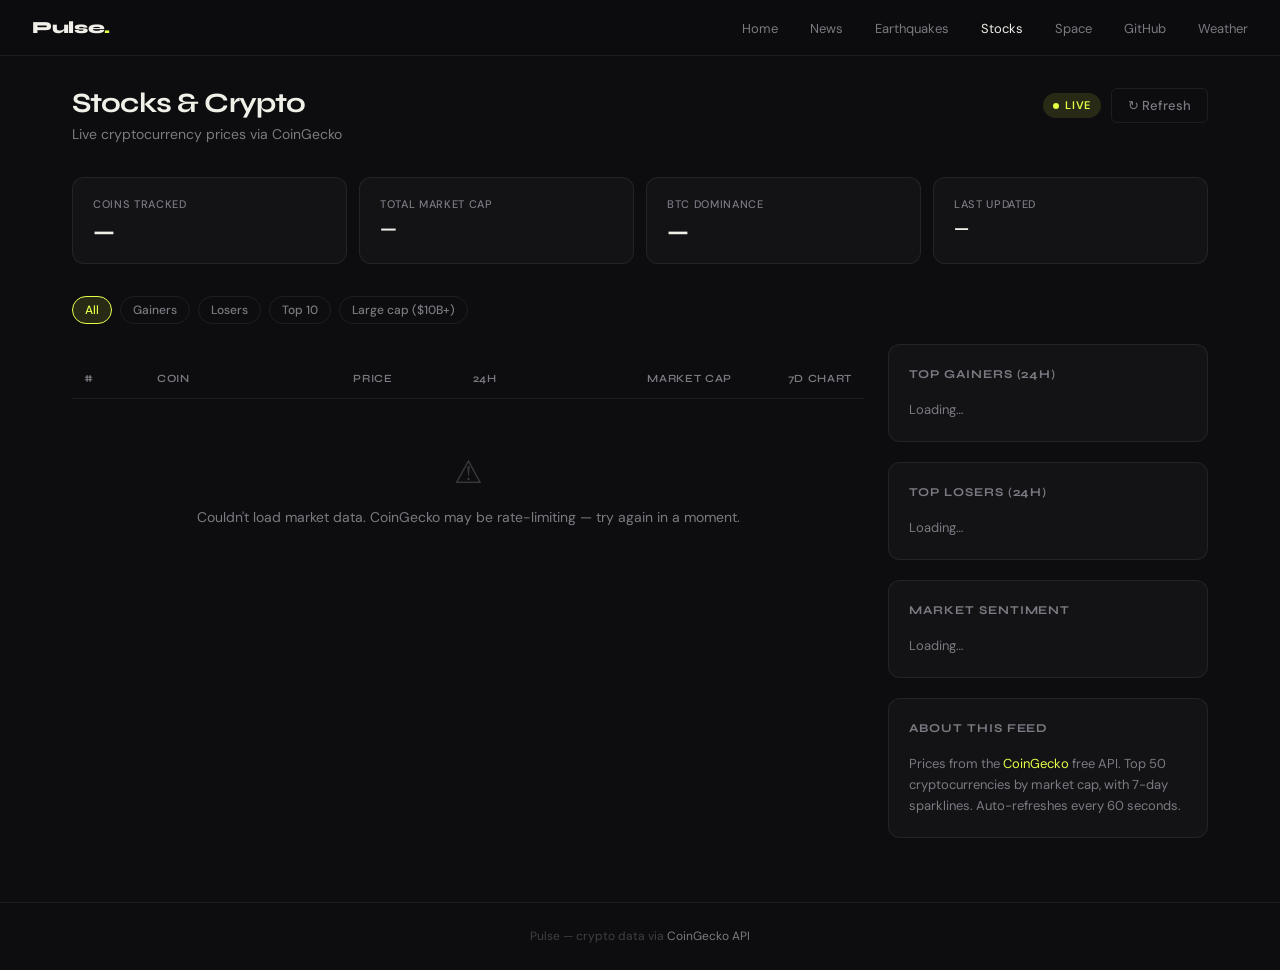
<file: stocks.html>
<!DOCTYPE html>
<html lang="en">
<head>
  <meta charset="UTF-8" />
  <meta name="viewport" content="width=device-width, initial-scale=1.0" />
  <title>Stocks &amp; Crypto — Pulse</title>
  <link rel="stylesheet" href="style.css" />
  <style>
    /* ── Stat row ── */
    .stats-row {
      display: grid;
      grid-template-columns: repeat(4, 1fr);
      gap: 12px;
      margin-bottom: 2rem;
    }
    @media (max-width: 700px) { .stats-row { grid-template-columns: repeat(2,1fr); } }

    /* ── Main layout ── */
    .content-grid {
      display: grid;
      grid-template-columns: 1fr 320px;
      gap: 24px;
      align-items: start;
    }
    @media (max-width: 900px) { .content-grid { grid-template-columns: 1fr; } }

    /* ── Coin table ── */
    .coin-table {
      width: 100%;
      border-collapse: collapse;
    }

    .coin-table th {
      font-family: var(--font-display);
      font-size: 11px;
      font-weight: 600;
      letter-spacing: 0.06em;
      text-transform: uppercase;
      color: var(--text-muted);
      text-align: left;
      padding: 10px 12px;
      border-bottom: 1px solid var(--border);
    }

    .coin-table th.right,
    .coin-table td.right { text-align: right; }

    .coin-row {
      transition: background 0.15s;
      cursor: pointer;
    }

    .coin-row:hover { background: var(--bg2); }

    .coin-row td {
      padding: 14px 12px;
      border-bottom: 1px solid var(--border);
      font-size: 14px;
      vertical-align: middle;
    }

    .coin-rank {
      font-family: var(--font-display);
      font-size: 12px;
      font-weight: 700;
      color: var(--text-dim);
      width: 32px;
    }

    .coin-name-cell {
      display: flex;
      align-items: center;
      gap: 10px;
    }

    .coin-icon {
      width: 28px;
      height: 28px;
      border-radius: 50%;
      flex-shrink: 0;
    }

    .coin-name {
      font-weight: 500;
      color: var(--text);
      line-height: 1.2;
    }

    .coin-symbol {
      font-size: 11px;
      color: var(--text-muted);
      text-transform: uppercase;
      font-weight: 400;
    }

    .coin-price {
      font-family: var(--font-display);
      font-weight: 600;
      letter-spacing: -0.02em;
    }

    .change-badge {
      display: inline-flex;
      align-items: center;
      gap: 3px;
      font-size: 13px;
      font-weight: 600;
      padding: 3px 8px;
      border-radius: 100px;
    }

    .change-badge.up {
      background: rgba(71,217,122,0.12);
      color: var(--green);
    }

    .change-badge.down {
      background: rgba(255,77,77,0.12);
      color: var(--red);
    }

    .coin-mcap {
      font-size: 13px;
      color: var(--text-muted);
    }

    /* ── Sparkline ── */
    .sparkline-cell { width: 120px; }
    .sparkline-svg { display: block; }

    /* ── Sidebar ── */
    .sidebar { display: flex; flex-direction: column; gap: 20px; }

    .panel {
      background: var(--bg2);
      border: 1px solid var(--border);
      border-radius: var(--radius);
      padding: 1.25rem;
    }

    .panel-title {
      font-family: var(--font-display);
      font-size: 12px;
      font-weight: 700;
      letter-spacing: 0.08em;
      text-transform: uppercase;
      color: var(--text-muted);
      margin-bottom: 1rem;
    }

    /* Top movers */
    .mover-item {
      display: flex;
      align-items: center;
      justify-content: space-between;
      padding: 8px 0;
      border-bottom: 1px solid var(--border);
    }
    .mover-item:last-child { border-bottom: none; }

    .mover-name {
      display: flex; align-items: center; gap: 8px;
      font-size: 13px; color: var(--text);
    }

    .mover-icon {
      width: 20px; height: 20px; border-radius: 50%;
    }

    .mover-change {
      font-size: 12px; font-weight: 600;
    }

    .mover-change.up { color: var(--green); }
    .mover-change.down { color: var(--red); }

    /* Category bars (reused pattern) */
    .cat-item {
      display: flex; align-items: center; gap: 10px;
      margin-bottom: 10px;
    }
    .cat-label { font-size: 12px; color: var(--text-muted); min-width: 70px; }
    .cat-track { flex: 1; height: 4px; background: var(--bg3); border-radius: 2px; overflow: hidden; }
    .cat-fill { height: 100%; border-radius: 2px; transition: width 0.8s ease; }
    .cat-count { font-size: 11px; color: var(--text-dim); min-width: 20px; text-align: right; }

    /* Filters */
    .filters {
      display: flex; gap: 8px; flex-wrap: wrap;
      margin-bottom: 1.25rem;
    }

    .filter-btn {
      font-family: var(--font-body);
      font-size: 12px; font-weight: 500;
      padding: 5px 12px;
      border-radius: 100px;
      border: 1px solid var(--border);
      background: transparent;
      color: var(--text-muted);
      cursor: pointer;
      transition: all 0.15s;
    }

    .filter-btn:hover { border-color: var(--border-hover); color: var(--text); }
    .filter-btn.active { background: var(--accent-dim); border-color: var(--accent); color: var(--accent); }

    /* Update indicator */
    .update-row {
      display: flex; align-items: center; justify-content: space-between;
      margin-bottom: 1rem;
    }

    .update-time {
      font-size: 11px;
      color: var(--text-muted);
    }

    /* Skeleton */
    .sk-table-row {
      display: flex; gap: 14px; padding: 14px 12px; align-items: center;
      border-bottom: 1px solid var(--border);
    }
    .sk-circle { width: 28px; height: 28px; border-radius: 50%; }
    .sk-body { flex: 1; }
    .sk-line { height: 12px; margin-bottom: 6px; }
    .sk-line.short { width: 55%; }

    /* Error state */
    .error-state {
      text-align: center; padding: 3rem 1rem;
      color: var(--text-muted); font-size: 14px;
    }
    .error-state .err-icon { font-size: 32px; margin-bottom: 8px; opacity: 0.4; }

    /* Table wrapper for horizontal scroll on mobile */
    .table-wrap {
      overflow-x: auto;
      -webkit-overflow-scrolling: touch;
    }

    @media (max-width: 700px) {
      .sparkline-cell { display: none; }
      .mcap-col { display: none; }
    }
  </style>
</head>
<body>

<nav>
  <a href="index.html" class="nav-logo">Pulse<span>.</span></a>
  <ul class="nav-links">
    <li><a href="index.html">Home</a></li>
    <li><a href="news.html">News</a></li>
    <li><a href="earthquakes.html">Earthquakes</a></li>
    <li><a href="stocks.html" class="active">Stocks</a></li>
    <li><a href="space.html">Space</a></li>
    <li><a href="github.html">GitHub</a></li>
    <li><a href="weather.html">Weather</a></li>
  </ul>
</nav>

<div class="page">

  <div class="dash-header">
    <div>
      <h1 class="dash-title">Stocks &amp; Crypto</h1>
      <p class="dash-subtitle">Live cryptocurrency prices via CoinGecko</p>
    </div>
    <div style="display:flex;align-items:center;gap:10px;">
      <span class="live-badge"><span class="live-dot"></span> Live</span>
      <button class="btn" id="refreshBtn" onclick="loadAll()">↻ Refresh</button>
    </div>
  </div>

  <!-- Stat cards -->
  <div class="stats-row">
    <div class="stat-card">
      <div class="stat-label">Coins tracked</div>
      <div class="stat-value" id="stat-count">—</div>
    </div>
    <div class="stat-card">
      <div class="stat-label">Total market cap</div>
      <div class="stat-value" id="stat-mcap" style="font-size:20px">—</div>
    </div>
    <div class="stat-card">
      <div class="stat-label">BTC dominance</div>
      <div class="stat-value" id="stat-btc">—</div>
    </div>
    <div class="stat-card">
      <div class="stat-label">Last updated</div>
      <div class="stat-value" id="stat-time" style="font-size:18px">—</div>
    </div>
  </div>

  <!-- Filters -->
  <div class="filters" id="filters">
    <button class="filter-btn active" data-filter="all" onclick="setFilter('all', this)">All</button>
    <button class="filter-btn" data-filter="gainers" onclick="setFilter('gainers', this)">Gainers</button>
    <button class="filter-btn" data-filter="losers" onclick="setFilter('losers', this)">Losers</button>
    <button class="filter-btn" data-filter="top10" onclick="setFilter('top10', this)">Top 10</button>
    <button class="filter-btn" data-filter="largecap" onclick="setFilter('largecap', this)">Large cap ($10B+)</button>
  </div>

  <div class="content-grid">

    <!-- Coin table -->
    <div>
      <div class="update-row">
        <span id="visibleCount" class="update-time"></span>
      </div>
      <div class="table-wrap">
        <table class="coin-table" id="coinTable">
          <thead>
            <tr>
              <th>#</th>
              <th>Coin</th>
              <th class="right">Price</th>
              <th class="right">24h</th>
              <th class="right mcap-col">Market Cap</th>
              <th class="right sparkline-cell">7d Chart</th>
            </tr>
          </thead>
          <tbody id="coinBody">
          </tbody>
        </table>
      </div>
    </div>

    <!-- Sidebar -->
    <div class="sidebar">

      <div class="panel">
        <div class="panel-title">Top gainers (24h)</div>
        <div id="topGainers">
          <div style="color:var(--text-muted);font-size:13px;">Loading…</div>
        </div>
      </div>

      <div class="panel">
        <div class="panel-title">Top losers (24h)</div>
        <div id="topLosers">
          <div style="color:var(--text-muted);font-size:13px;">Loading…</div>
        </div>
      </div>

      <div class="panel">
        <div class="panel-title">Market sentiment</div>
        <div id="sentimentPanel">
          <div style="color:var(--text-muted);font-size:13px;">Loading…</div>
        </div>
      </div>

      <div class="panel">
        <div class="panel-title">About this feed</div>
        <p style="font-size:13px;color:var(--text-muted);line-height:1.6;">
          Prices from the
          <a href="https://www.coingecko.com/" target="_blank" style="color:var(--accent);">CoinGecko</a>
          free API. Top 50 cryptocurrencies by market cap, with 7-day sparklines. Auto-refreshes every 60 seconds.
        </p>
      </div>

    </div>
  </div>

</div>

<footer>
  Pulse — crypto data via <a href="https://www.coingecko.com/en/api" target="_blank" style="color:var(--text-muted);">CoinGecko API</a>
</footer>

<script>
  const API_URL = 'https://api.coingecko.com/api/v3/coins/markets?vs_currency=usd&order=market_cap_desc&per_page=50&page=1&sparkline=true&price_change_percentage=24h';
  const GLOBAL_URL = 'https://api.coingecko.com/api/v3/global';
  let allCoins = [];
  let globalData = null;
  let currentFilter = 'all';

  // ── Fetch ──
  async function loadAll() {
    document.getElementById('coinBody').innerHTML = skeletonRows(12);

    try {
      const [coinsRes, globalRes] = await Promise.all([
        fetch(API_URL),
        fetch(GLOBAL_URL)
      ]);

      allCoins = await coinsRes.json();
      const gd = await globalRes.json();
      globalData = gd.data || null;

      renderAll();
    } catch (e) {
      document.getElementById('coinBody').innerHTML = `
        <tr><td colspan="6">
          <div class="error-state">
            <div class="err-icon">⚠</div>
            <div>Couldn't load market data. CoinGecko may be rate-limiting — try again in a moment.</div>
          </div>
        </td></tr>`;
    }
  }

  function skeletonRows(n) {
    return Array.from({ length: n }, () => `
      <tr>
        <td colspan="6">
          <div class="sk-table-row">
            <div class="sk-circle skeleton"></div>
            <div class="sk-body">
              <div class="sk-line skeleton" style="height:12px;margin-bottom:6px;border-radius:3px;"></div>
              <div class="sk-line short skeleton" style="height:10px;width:40%;border-radius:3px;"></div>
            </div>
          </div>
        </td>
      </tr>`).join('');
  }

  // ── Filter ──
  function applyFilter(coin, idx) {
    const change = coin.price_change_percentage_24h || 0;
    if (currentFilter === 'gainers') return change > 0;
    if (currentFilter === 'losers') return change < 0;
    if (currentFilter === 'top10') return idx < 10;
    if (currentFilter === 'largecap') return (coin.market_cap || 0) >= 10_000_000_000;
    return true;
  }

  function setFilter(f, btn) {
    currentFilter = f;
    document.querySelectorAll('.filter-btn').forEach(b => b.classList.remove('active'));
    btn.classList.add('active');
    if (allCoins.length) renderAll();
  }

  // ── Render ──
  function renderAll() {
    const filtered = allCoins.filter((c, i) => applyFilter(c, i));

    // Stats
    document.getElementById('stat-count').textContent = allCoins.length;
    document.getElementById('stat-time').textContent = new Date().toLocaleTimeString([], { hour: '2-digit', minute: '2-digit' });

    if (globalData) {
      const totalMcap = globalData.total_market_cap?.usd || 0;
      document.getElementById('stat-mcap').textContent = '$' + formatCompact(totalMcap);
      const btcDom = globalData.market_cap_percentage?.btc || 0;
      document.getElementById('stat-btc').textContent = btcDom.toFixed(1) + '%';
    }

    document.getElementById('visibleCount').textContent = `Showing ${filtered.length} coins`;

    // Table
    document.getElementById('coinBody').innerHTML = filtered.map((coin, i) => {
      const change = coin.price_change_percentage_24h || 0;
      const isUp = change >= 0;
      const price = coin.current_price || 0;
      const mcap = coin.market_cap || 0;
      const sparkData = coin.sparkline_in_7d?.price || [];
      const rank = coin.market_cap_rank || (i + 1);

      return `
        <tr class="coin-row" onclick="window.open('https://www.coingecko.com/en/coins/${coin.id}','_blank')">
          <td class="coin-rank">${rank}</td>
          <td>
            <div class="coin-name-cell">
              <img class="coin-icon" src="${coin.image}" alt="${escHtml(coin.name)}" loading="lazy" />
              <div>
                <div class="coin-name">${escHtml(coin.name)}</div>
                <div class="coin-symbol">${escHtml(coin.symbol)}</div>
              </div>
            </div>
          </td>
          <td class="right coin-price">${formatPrice(price)}</td>
          <td class="right">
            <span class="change-badge ${isUp ? 'up' : 'down'}">
              ${isUp ? '▲' : '▼'} ${Math.abs(change).toFixed(2)}%
            </span>
          </td>
          <td class="right mcap-col coin-mcap">$${formatCompact(mcap)}</td>
          <td class="right sparkline-cell">${renderSparkline(sparkData, isUp)}</td>
        </tr>`;
    }).join('');

    // Sidebar
    renderTopMovers();
    renderSentiment();
  }

  function renderSparkline(data, isUp) {
    if (!data.length) return '';

    // Sample down to ~30 points
    const step = Math.max(1, Math.floor(data.length / 30));
    const sampled = data.filter((_, i) => i % step === 0);
    if (sampled.length < 2) return '';

    const min = Math.min(...sampled);
    const max = Math.max(...sampled);
    const range = max - min || 1;
    const w = 110;
    const h = 32;
    const padY = 2;

    const points = sampled.map((v, i) => {
      const x = (i / (sampled.length - 1)) * w;
      const y = padY + (1 - (v - min) / range) * (h - padY * 2);
      return `${x.toFixed(1)},${y.toFixed(1)}`;
    }).join(' ');

    const color = isUp ? 'var(--green)' : 'var(--red)';
    return `<svg class="sparkline-svg" width="${w}" height="${h}" viewBox="0 0 ${w} ${h}">
      <polyline fill="none" stroke="${color}" stroke-width="1.5" stroke-linecap="round" stroke-linejoin="round" points="${points}" />
    </svg>`;
  }

  function renderTopMovers() {
    const sorted = [...allCoins].sort((a, b) => (b.price_change_percentage_24h || 0) - (a.price_change_percentage_24h || 0));
    const gainers = sorted.slice(0, 5);
    const losers = sorted.slice(-5).reverse();

    document.getElementById('topGainers').innerHTML = gainers.map(c => moverHtml(c)).join('');
    document.getElementById('topLosers').innerHTML = losers.map(c => moverHtml(c)).join('');
  }

  function moverHtml(coin) {
    const change = coin.price_change_percentage_24h || 0;
    const isUp = change >= 0;
    return `
      <div class="mover-item">
        <div class="mover-name">
          <img class="mover-icon" src="${coin.image}" alt="" loading="lazy" />
          <span>${escHtml(coin.symbol.toUpperCase())}</span>
        </div>
        <span class="mover-change ${isUp ? 'up' : 'down'}">
          ${isUp ? '▲' : '▼'} ${Math.abs(change).toFixed(2)}%
        </span>
      </div>`;
  }

  function renderSentiment() {
    if (!allCoins.length) return;

    const gainers = allCoins.filter(c => (c.price_change_percentage_24h || 0) > 0).length;
    const losers = allCoins.filter(c => (c.price_change_percentage_24h || 0) < 0).length;
    const neutral = allCoins.length - gainers - losers;
    const total = allCoins.length || 1;
    const gainerPct = Math.round(gainers / total * 100);

    let sentiment, sentColor;
    if (gainerPct >= 65) { sentiment = 'Bullish'; sentColor = 'var(--green)'; }
    else if (gainerPct >= 45) { sentiment = 'Neutral'; sentColor = 'var(--orange)'; }
    else { sentiment = 'Bearish'; sentColor = 'var(--red)'; }

    document.getElementById('sentimentPanel').innerHTML = `
      <div style="text-align:center;margin-bottom:1rem;">
        <div style="font-family:var(--font-display);font-size:24px;font-weight:700;color:${sentColor};letter-spacing:-0.03em;">${sentiment}</div>
        <div style="font-size:12px;color:var(--text-muted);margin-top:2px;">${gainerPct}% of coins are up</div>
      </div>
      <div class="cat-item">
        <span class="cat-label">Gainers</span>
        <div class="cat-track">
          <div class="cat-fill" style="width:${Math.round(gainers/total*100)}%;background:var(--green);"></div>
        </div>
        <span class="cat-count">${gainers}</span>
      </div>
      <div class="cat-item">
        <span class="cat-label">Losers</span>
        <div class="cat-track">
          <div class="cat-fill" style="width:${Math.round(losers/total*100)}%;background:var(--red);"></div>
        </div>
        <span class="cat-count">${losers}</span>
      </div>
      ${neutral > 0 ? `
      <div class="cat-item">
        <span class="cat-label">Flat</span>
        <div class="cat-track">
          <div class="cat-fill" style="width:${Math.round(neutral/total*100)}%;background:var(--text-dim);"></div>
        </div>
        <span class="cat-count">${neutral}</span>
      </div>` : ''}`;
  }

  // ── Helpers ──
  function formatPrice(n) {
    if (n >= 1) return '$' + n.toLocaleString(undefined, { minimumFractionDigits: 2, maximumFractionDigits: 2 });
    if (n >= 0.01) return '$' + n.toFixed(4);
    return '$' + n.toFixed(6);
  }

  function formatCompact(n) {
    if (n >= 1e12) return (n / 1e12).toFixed(2) + 'T';
    if (n >= 1e9) return (n / 1e9).toFixed(2) + 'B';
    if (n >= 1e6) return (n / 1e6).toFixed(2) + 'M';
    if (n >= 1e3) return (n / 1e3).toFixed(1) + 'K';
    return n.toFixed(0);
  }

  function escHtml(str) {
    return (str || '').replace(/&/g, '&amp;').replace(/</g, '&lt;').replace(/>/g, '&gt;').replace(/"/g, '&quot;');
  }

  // ── Init ──
  loadAll();
  setInterval(loadAll, 60000);
</script>

</body>
</html>
</file>
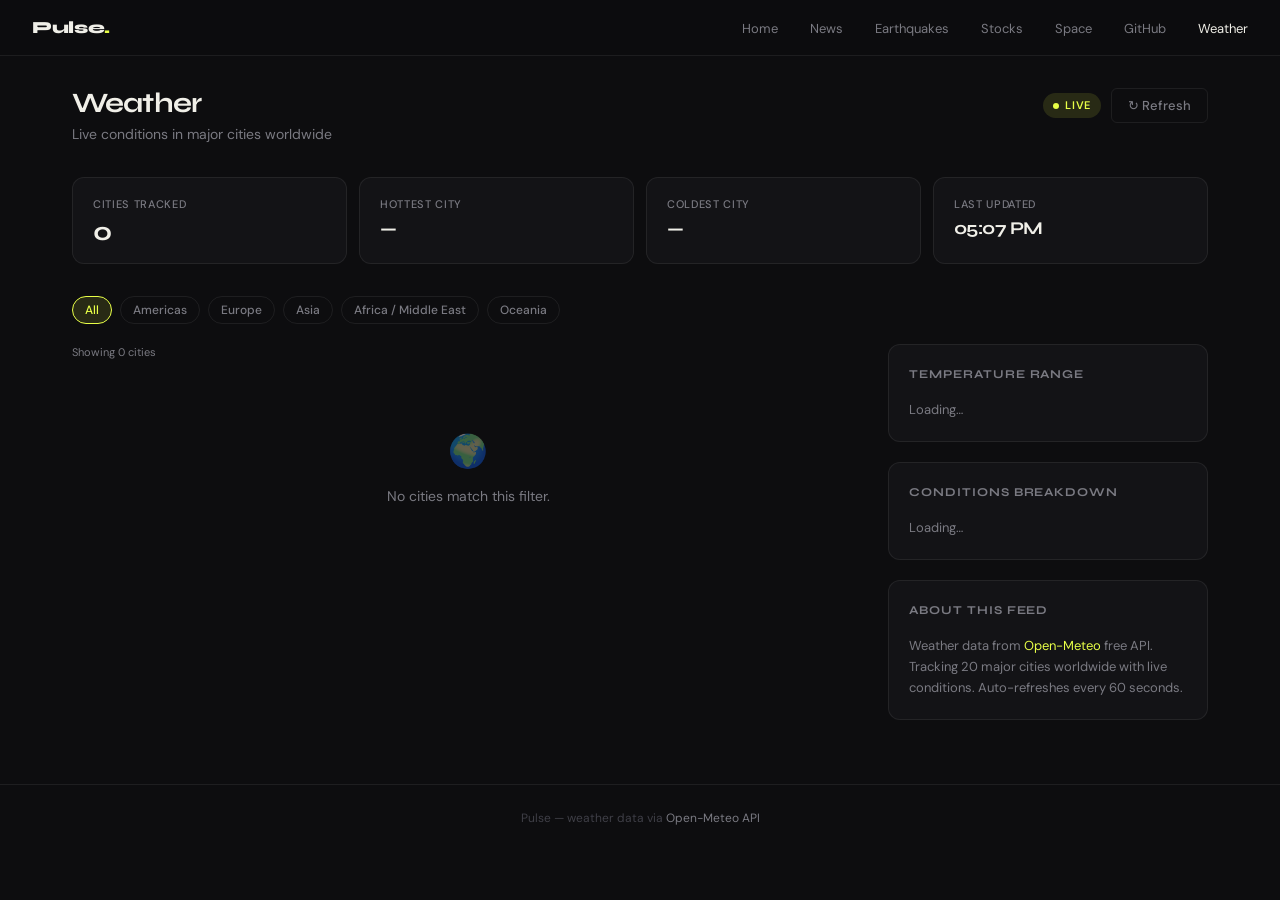
<file: weather.html>
<!DOCTYPE html>
<html lang="en">
<head>
  <meta charset="UTF-8" />
  <meta name="viewport" content="width=device-width, initial-scale=1.0" />
  <title>Weather — Pulse</title>
  <link rel="stylesheet" href="style.css" />
  <style>
    /* ── Stat row ── */
    .stats-row {
      display: grid;
      grid-template-columns: repeat(4, 1fr);
      gap: 12px;
      margin-bottom: 2rem;
    }
    @media (max-width: 700px) { .stats-row { grid-template-columns: repeat(2,1fr); } }

    /* ── Main layout ── */
    .content-grid {
      display: grid;
      grid-template-columns: 1fr 320px;
      gap: 24px;
      align-items: start;
    }
    @media (max-width: 900px) { .content-grid { grid-template-columns: 1fr; } }

    /* ── Sidebar ── */
    .sidebar { display: flex; flex-direction: column; gap: 20px; }

    .panel {
      background: var(--bg2);
      border: 1px solid var(--border);
      border-radius: var(--radius);
      padding: 1.25rem;
    }

    .panel-title {
      font-family: var(--font-display);
      font-size: 12px;
      font-weight: 700;
      letter-spacing: 0.08em;
      text-transform: uppercase;
      color: var(--text-muted);
      margin-bottom: 1rem;
    }

    /* ── Filters ── */
    .filters {
      display: flex; gap: 8px; flex-wrap: wrap;
      margin-bottom: 1.25rem;
    }

    .filter-btn {
      font-family: var(--font-body);
      font-size: 12px; font-weight: 500;
      padding: 5px 12px;
      border-radius: 100px;
      border: 1px solid var(--border);
      background: transparent;
      color: var(--text-muted);
      cursor: pointer;
      transition: all 0.15s;
    }

    .filter-btn:hover { border-color: var(--border-hover); color: var(--text); }
    .filter-btn.active { background: var(--accent-dim); border-color: var(--accent); color: var(--accent); }

    /* ── Category bars ── */
    .cat-item {
      display: flex; align-items: center; gap: 10px;
      margin-bottom: 10px;
    }
    .cat-label { font-size: 12px; color: var(--text-muted); min-width: 70px; }
    .cat-track { flex: 1; height: 4px; background: var(--bg3); border-radius: 2px; overflow: hidden; }
    .cat-fill { height: 100%; border-radius: 2px; transition: width 0.8s ease; }
    .cat-count { font-size: 11px; color: var(--text-dim); min-width: 20px; text-align: right; }

    /* ── Weather cards ── */
    .weather-card {
      background: var(--bg2);
      border: 1px solid var(--border);
      border-radius: var(--radius);
      padding: 1.25rem;
      transition: border-color 0.2s, background 0.2s;
      position: relative;
      overflow: hidden;
    }

    .weather-card:hover { border-color: var(--border-hover); background: var(--bg3); }

    .weather-card-header {
      display: flex;
      align-items: flex-start;
      justify-content: space-between;
      margin-bottom: 12px;
    }

    .weather-city {
      font-family: var(--font-display);
      font-size: 15px;
      font-weight: 700;
      letter-spacing: -0.02em;
      color: var(--text);
      line-height: 1.2;
    }

    .weather-country {
      font-size: 12px;
      color: var(--text-muted);
      font-weight: 400;
      margin-top: 2px;
    }

    .weather-emoji {
      font-size: 28px;
      line-height: 1;
    }

    .weather-temp {
      font-family: var(--font-display);
      font-size: 38px;
      font-weight: 800;
      letter-spacing: -0.04em;
      line-height: 1;
      margin-bottom: 4px;
    }

    .weather-condition {
      font-size: 13px;
      color: var(--text-muted);
      margin-bottom: 14px;
    }

    .weather-meta {
      display: flex;
      gap: 14px;
      padding-top: 12px;
      border-top: 1px solid var(--border);
    }

    .weather-meta-item {
      font-size: 11px;
      color: var(--text-muted);
    }

    .weather-meta-item span {
      color: var(--text);
      font-weight: 500;
    }

    /* Temperature color tints */
    .temp-hot { color: #ff8c42; }
    .temp-warm { color: #ffc857; }
    .temp-mild { color: var(--text); }
    .temp-cool { color: #7ec8e3; }
    .temp-cold { color: #4da6ff; }
    .temp-freezing { color: #97c1ff; }

    /* ── Range bar (sidebar) ── */
    .range-bar-wrap {
      position: relative;
      height: 8px;
      background: linear-gradient(90deg, #4da6ff, #7ec8e3, #ffc857, #ff8c42, #ff4d4d);
      border-radius: 4px;
      margin: 20px 0 10px;
    }

    .range-marker {
      position: absolute;
      top: -6px;
      width: 3px;
      height: 20px;
      background: var(--text);
      border-radius: 2px;
      transform: translateX(-50%);
    }

    .range-labels {
      display: flex;
      justify-content: space-between;
      font-size: 11px;
      color: var(--text-muted);
      margin-top: 4px;
    }

    .range-city-label {
      display: flex;
      justify-content: space-between;
      align-items: center;
      padding: 6px 0;
      font-size: 13px;
    }

    .range-city-name { color: var(--text); font-weight: 500; }
    .range-city-temp { font-family: var(--font-display); font-weight: 700; letter-spacing: -0.02em; }

    /* ── Update row ── */
    .update-row {
      display: flex; align-items: center; justify-content: space-between;
      margin-bottom: 1rem;
    }

    .update-time {
      font-size: 11px;
      color: var(--text-muted);
    }

    /* ── Skeleton ── */
    .sk-card {
      background: var(--bg2);
      border: 1px solid var(--border);
      border-radius: var(--radius);
      padding: 1.25rem;
    }

    .sk-line { height: 12px; margin-bottom: 8px; border-radius: 3px; }
    .sk-line.short { width: 55%; }
    .sk-line.tall { height: 36px; width: 40%; margin-bottom: 12px; }

    /* ── Error state ── */
    .error-state {
      text-align: center; padding: 3rem 1rem;
      color: var(--text-muted); font-size: 14px;
    }
    .error-state .err-icon { font-size: 32px; margin-bottom: 8px; opacity: 0.4; }

    /* ── Loading state ── */
    .loading-state {
      display: flex; align-items: center; justify-content: center;
      gap: 12px; padding: 3rem;
      color: var(--text-muted); font-size: 14px;
    }
  </style>
</head>
<body>

<nav>
  <a href="index.html" class="nav-logo">Pulse<span>.</span></a>
  <ul class="nav-links">
    <li><a href="index.html">Home</a></li>
    <li><a href="news.html">News</a></li>
    <li><a href="earthquakes.html">Earthquakes</a></li>
    <li><a href="stocks.html">Stocks</a></li>
    <li><a href="space.html">Space</a></li>
    <li><a href="github.html">GitHub</a></li>
    <li><a href="weather.html" class="active">Weather</a></li>
  </ul>
</nav>

<div class="page">

  <div class="dash-header">
    <div>
      <h1 class="dash-title">Weather</h1>
      <p class="dash-subtitle">Live conditions in major cities worldwide</p>
    </div>
    <div style="display:flex;align-items:center;gap:10px;">
      <span class="live-badge"><span class="live-dot"></span> Live</span>
      <button class="btn" id="refreshBtn" onclick="loadAll()">&#8635; Refresh</button>
    </div>
  </div>

  <!-- Stat cards -->
  <div class="stats-row">
    <div class="stat-card">
      <div class="stat-label">Cities tracked</div>
      <div class="stat-value" id="stat-count">&mdash;</div>
    </div>
    <div class="stat-card">
      <div class="stat-label">Hottest city</div>
      <div class="stat-value" id="stat-hot" style="font-size:20px">&mdash;</div>
    </div>
    <div class="stat-card">
      <div class="stat-label">Coldest city</div>
      <div class="stat-value" id="stat-cold" style="font-size:20px">&mdash;</div>
    </div>
    <div class="stat-card">
      <div class="stat-label">Last updated</div>
      <div class="stat-value" id="stat-time" style="font-size:18px">&mdash;</div>
    </div>
  </div>

  <!-- Filters -->
  <div class="filters" id="filters">
    <button class="filter-btn active" data-filter="all" onclick="setFilter('all', this)">All</button>
    <button class="filter-btn" data-filter="americas" onclick="setFilter('americas', this)">Americas</button>
    <button class="filter-btn" data-filter="europe" onclick="setFilter('europe', this)">Europe</button>
    <button class="filter-btn" data-filter="asia" onclick="setFilter('asia', this)">Asia</button>
    <button class="filter-btn" data-filter="africa-me" onclick="setFilter('africa-me', this)">Africa / Middle East</button>
    <button class="filter-btn" data-filter="oceania" onclick="setFilter('oceania', this)">Oceania</button>
  </div>

  <div class="content-grid">

    <!-- Weather cards -->
    <div>
      <div class="update-row">
        <span id="visibleCount" class="update-time"></span>
      </div>
      <div class="grid-2" id="weatherGrid">
        <!-- populated by JS -->
      </div>
    </div>

    <!-- Sidebar -->
    <div class="sidebar">

      <div class="panel">
        <div class="panel-title">Temperature range</div>
        <div id="tempRangePanel">
          <div style="color:var(--text-muted);font-size:13px;">Loading&hellip;</div>
        </div>
      </div>

      <div class="panel">
        <div class="panel-title">Conditions breakdown</div>
        <div id="conditionsPanel">
          <div style="color:var(--text-muted);font-size:13px;">Loading&hellip;</div>
        </div>
      </div>

      <div class="panel">
        <div class="panel-title">About this feed</div>
        <p style="font-size:13px;color:var(--text-muted);line-height:1.6;">
          Weather data from
          <a href="https://open-meteo.com/" target="_blank" style="color:var(--accent);">Open-Meteo</a>
          free API. Tracking 20 major cities worldwide with live conditions. Auto-refreshes every 60 seconds.
        </p>
      </div>

    </div>
  </div>

</div>

<footer>
  Pulse &mdash; weather data via <a href="https://open-meteo.com/" target="_blank" style="color:var(--text-muted);">Open-Meteo API</a>
</footer>

<script>
  // ── City data ──
  const CITIES = [
    { name: 'Tokyo',        country: 'Japan',        lat: 35.6762,  lng: 139.6503, region: 'asia' },
    { name: 'Delhi',        country: 'India',        lat: 28.7041,  lng: 77.1025,  region: 'asia' },
    { name: 'Shanghai',     country: 'China',        lat: 31.2304,  lng: 121.4737, region: 'asia' },
    { name: 'S\u00e3o Paulo',    country: 'Brazil',       lat: -23.5505, lng: -46.6333, region: 'americas' },
    { name: 'Mexico City',  country: 'Mexico',       lat: 19.4326,  lng: -99.1332, region: 'americas' },
    { name: 'Cairo',        country: 'Egypt',        lat: 30.0444,  lng: 31.2357,  region: 'africa-me' },
    { name: 'Mumbai',       country: 'India',        lat: 19.0760,  lng: 72.8777,  region: 'asia' },
    { name: 'Beijing',      country: 'China',        lat: 39.9042,  lng: 116.4074, region: 'asia' },
    { name: 'London',       country: 'United Kingdom',lat: 51.5074,  lng: -0.1278,  region: 'europe' },
    { name: 'New York',     country: 'United States', lat: 40.7128,  lng: -74.0060, region: 'americas' },
    { name: 'Paris',        country: 'France',       lat: 48.8566,  lng: 2.3522,   region: 'europe' },
    { name: 'Istanbul',     country: 'Turkey',       lat: 41.0082,  lng: 28.9784,  region: 'europe' },
    { name: 'Lagos',        country: 'Nigeria',      lat: 6.5244,   lng: 3.3792,   region: 'africa-me' },
    { name: 'Buenos Aires', country: 'Argentina',    lat: -34.6037, lng: -58.3816, region: 'americas' },
    { name: 'Moscow',       country: 'Russia',       lat: 55.7558,  lng: 37.6173,  region: 'europe' },
    { name: 'Sydney',       country: 'Australia',    lat: -33.8688, lng: 151.2093, region: 'oceania' },
    { name: 'Dubai',        country: 'UAE',          lat: 25.2048,  lng: 55.2708,  region: 'africa-me' },
    { name: 'Singapore',    country: 'Singapore',    lat: 1.3521,   lng: 103.8198, region: 'asia' },
    { name: 'Toronto',      country: 'Canada',       lat: 43.6532,  lng: -79.3832, region: 'americas' },
    { name: 'Berlin',       country: 'Germany',      lat: 52.5200,  lng: 13.4050,  region: 'europe' }
  ];

  let weatherData = []; // merged city + API result
  let currentFilter = 'all';

  // ── WMO weather code mapping ──
  function wmoToCondition(code) {
    if (code === 0) return { emoji: '\u2600\ufe0f', label: 'Clear sky', group: 'Clear' };
    if (code <= 3)  return { emoji: '\u26c5', label: 'Partly cloudy', group: 'Cloudy' };
    if (code <= 48) return { emoji: '\ud83c\udf2b\ufe0f', label: 'Fog', group: 'Fog' };
    if (code <= 55) return { emoji: '\ud83c\udf27\ufe0f', label: 'Drizzle', group: 'Rain' };
    if (code <= 65) return { emoji: '\ud83c\udf27\ufe0f', label: 'Rain', group: 'Rain' };
    if (code <= 77) return { emoji: '\ud83c\udf28\ufe0f', label: 'Snow', group: 'Snow' };
    if (code <= 82) return { emoji: '\ud83c\udf26\ufe0f', label: 'Showers', group: 'Rain' };
    if (code <= 99) return { emoji: '\u26c8\ufe0f', label: 'Thunderstorm', group: 'Storm' };
    return { emoji: '\u2601\ufe0f', label: 'Unknown', group: 'Cloudy' };
  }

  // ── Temperature color class ──
  function tempClass(t) {
    if (t <= 0)  return 'temp-freezing';
    if (t <= 10) return 'temp-cold';
    if (t <= 18) return 'temp-cool';
    if (t <= 25) return 'temp-mild';
    if (t <= 33) return 'temp-warm';
    return 'temp-hot';
  }

  // ── Fetch ──
  async function loadAll() {
    const grid = document.getElementById('weatherGrid');
    grid.innerHTML = skeletonCards(8);

    try {
      const results = await Promise.all(
        CITIES.map(city =>
          fetch(`https://api.open-meteo.com/v1/forecast?latitude=${city.lat}&longitude=${city.lng}&current=temperature_2m,relative_humidity_2m,apparent_temperature,wind_speed_10m,weather_code&timezone=auto`)
            .then(r => r.json())
            .then(data => ({ ...city, current: data.current }))
            .catch(() => ({ ...city, current: null }))
        )
      );

      weatherData = results;
      renderAll();
    } catch (e) {
      grid.innerHTML = `
        <div class="error-state" style="grid-column:1/-1;">
          <div class="err-icon">\u26a0</div>
          <div>Couldn't load weather data. Please try again in a moment.</div>
        </div>`;
    }
  }

  function skeletonCards(n) {
    return Array.from({ length: n }, () => `
      <div class="sk-card">
        <div class="sk-line skeleton" style="width:50%;"></div>
        <div class="sk-line short skeleton" style="width:30%;"></div>
        <div class="sk-line tall skeleton"></div>
        <div class="sk-line skeleton" style="width:70%;"></div>
        <div class="sk-line skeleton" style="width:80%;margin-bottom:0;"></div>
      </div>`).join('');
  }

  // ── Filter ──
  function setFilter(f, btn) {
    currentFilter = f;
    document.querySelectorAll('.filter-btn').forEach(b => b.classList.remove('active'));
    btn.classList.add('active');
    if (weatherData.length) renderAll();
  }

  function applyFilter(city) {
    if (currentFilter === 'all') return true;
    return city.region === currentFilter;
  }

  // ── Render ──
  function renderAll() {
    const withData = weatherData.filter(c => c.current);
    const filtered = weatherData.filter(c => c.current && applyFilter(c));

    // Stats
    document.getElementById('stat-count').textContent = withData.length;
    document.getElementById('stat-time').textContent = new Date().toLocaleTimeString([], { hour: '2-digit', minute: '2-digit' });

    if (withData.length) {
      const sorted = [...withData].sort((a, b) => b.current.temperature_2m - a.current.temperature_2m);
      const hottest = sorted[0];
      const coldest = sorted[sorted.length - 1];

      document.getElementById('stat-hot').textContent = hottest.name + ' ' + Math.round(hottest.current.temperature_2m) + '\u00b0C';
      document.getElementById('stat-cold').textContent = coldest.name + ' ' + Math.round(coldest.current.temperature_2m) + '\u00b0C';
    }

    document.getElementById('visibleCount').textContent = `Showing ${filtered.length} cities`;

    // Weather cards
    const grid = document.getElementById('weatherGrid');
    if (!filtered.length) {
      grid.innerHTML = `<div class="error-state" style="grid-column:1/-1;">
        <div class="err-icon">\ud83c\udf0d</div>
        <div>No cities match this filter.</div>
      </div>`;
      return;
    }

    grid.innerHTML = filtered.map(city => {
      const c = city.current;
      const temp = Math.round(c.temperature_2m);
      const feelsLike = Math.round(c.apparent_temperature);
      const humidity = c.relative_humidity_2m;
      const wind = c.wind_speed_10m;
      const cond = wmoToCondition(c.weather_code);
      const tClass = tempClass(c.temperature_2m);

      return `
        <div class="weather-card">
          <div class="weather-card-header">
            <div>
              <div class="weather-city">${escHtml(city.name)}</div>
              <div class="weather-country">${escHtml(city.country)}</div>
            </div>
            <div class="weather-emoji">${cond.emoji}</div>
          </div>
          <div class="weather-temp ${tClass}">${temp}\u00b0C</div>
          <div class="weather-condition">${cond.emoji} ${cond.label}</div>
          <div class="weather-meta">
            <div class="weather-meta-item">\ud83d\udca8 <span>${wind} km/h</span></div>
            <div class="weather-meta-item">\ud83d\udca7 <span>${humidity}%</span></div>
            <div class="weather-meta-item">Feels <span>${feelsLike}\u00b0C</span></div>
          </div>
        </div>`;
    }).join('');

    // Sidebar
    renderTempRange(withData);
    renderConditions(withData);
  }

  function renderTempRange(cities) {
    const sorted = [...cities].sort((a, b) => b.current.temperature_2m - a.current.temperature_2m);
    const hottest = sorted[0];
    const coldest = sorted[sorted.length - 1];
    const minTemp = coldest.current.temperature_2m;
    const maxTemp = hottest.current.temperature_2m;
    const range = maxTemp - minTemp || 1;

    // Show top 3 hottest and top 3 coldest
    const top3 = sorted.slice(0, 3);
    const bottom3 = sorted.slice(-3).reverse();

    const hotPct = 100;
    const coldPct = 0;

    document.getElementById('tempRangePanel').innerHTML = `
      <div style="margin-bottom:14px;">
        <div style="font-size:11px;color:var(--text-muted);text-transform:uppercase;letter-spacing:0.06em;margin-bottom:8px;">Hottest</div>
        ${top3.map(c => `
          <div class="range-city-label">
            <span class="range-city-name">${escHtml(c.name)}</span>
            <span class="range-city-temp temp-hot">${Math.round(c.current.temperature_2m)}\u00b0C</span>
          </div>`).join('')}
      </div>
      <div class="range-bar-wrap">
        <div class="range-marker" style="left:${((coldest.current.temperature_2m - minTemp) / range * 100).toFixed(1)}%;" title="${escHtml(coldest.name)}"></div>
        <div class="range-marker" style="left:${((hottest.current.temperature_2m - minTemp) / range * 100).toFixed(1)}%;" title="${escHtml(hottest.name)}"></div>
      </div>
      <div class="range-labels">
        <span>${Math.round(minTemp)}\u00b0C</span>
        <span>${Math.round(maxTemp)}\u00b0C</span>
      </div>
      <div style="margin-top:14px;">
        <div style="font-size:11px;color:var(--text-muted);text-transform:uppercase;letter-spacing:0.06em;margin-bottom:8px;">Coldest</div>
        ${bottom3.map(c => `
          <div class="range-city-label">
            <span class="range-city-name">${escHtml(c.name)}</span>
            <span class="range-city-temp temp-cold">${Math.round(c.current.temperature_2m)}\u00b0C</span>
          </div>`).join('')}
      </div>`;
  }

  function renderConditions(cities) {
    // Group by condition
    const groups = {};
    cities.forEach(c => {
      const cond = wmoToCondition(c.current.weather_code);
      groups[cond.group] = (groups[cond.group] || 0) + 1;
    });

    const total = cities.length || 1;
    const condColors = {
      'Clear': 'var(--accent)',
      'Cloudy': 'var(--text-muted)',
      'Fog': '#9e9eb8',
      'Rain': 'var(--blue)',
      'Snow': '#c4dff6',
      'Storm': 'var(--orange)'
    };

    const condEmojis = {
      'Clear': '\u2600\ufe0f',
      'Cloudy': '\u26c5',
      'Fog': '\ud83c\udf2b\ufe0f',
      'Rain': '\ud83c\udf27\ufe0f',
      'Snow': '\ud83c\udf28\ufe0f',
      'Storm': '\u26c8\ufe0f'
    };

    const sorted = Object.entries(groups).sort((a, b) => b[1] - a[1]);

    document.getElementById('conditionsPanel').innerHTML = sorted.map(([group, count]) => `
      <div class="cat-item">
        <span class="cat-label">${condEmojis[group] || ''} ${group}</span>
        <div class="cat-track">
          <div class="cat-fill" style="width:${Math.round(count / total * 100)}%;background:${condColors[group] || 'var(--text-dim)'};"></div>
        </div>
        <span class="cat-count">${count}</span>
      </div>`).join('');
  }

  // ── Helpers ──
  function escHtml(str) {
    return (str || '').replace(/&/g, '&amp;').replace(/</g, '&lt;').replace(/>/g, '&gt;').replace(/"/g, '&quot;');
  }

  // ── Init ──
  loadAll();
  setInterval(loadAll, 60000);
</script>

</body>
</html>
</file>
<file: style.css>
@import url('https://fonts.googleapis.com/css2?family=Syne:wght@400;500;600;700;800&family=DM+Sans:ital,opsz,wght@0,9..40,300;0,9..40,400;0,9..40,500;1,9..40,300&display=swap');

*, *::before, *::after { box-sizing: border-box; margin: 0; padding: 0; }

:root {
  --bg: #0d0d0f;
  --bg2: #131316;
  --bg3: #1a1a1f;
  --border: rgba(255,255,255,0.07);
  --border-hover: rgba(255,255,255,0.15);
  --text: #f0efe8;
  --text-muted: #7a7a82;
  --text-dim: #3f3f47;
  --accent: #e8ff47;
  --accent-dim: rgba(232,255,71,0.12);
  --accent-text: #1a1c00;
  --red: #ff4d4d;
  --blue: #4da6ff;
  --green: #47d97a;
  --orange: #ff8c42;
  --font-display: 'Syne', sans-serif;
  --font-body: 'DM Sans', sans-serif;
  --radius: 12px;
  --radius-sm: 6px;
}

html { scroll-behavior: smooth; }

body {
  background: var(--bg);
  color: var(--text);
  font-family: var(--font-body);
  font-size: 15px;
  line-height: 1.6;
  min-height: 100vh;
  -webkit-font-smoothing: antialiased;
}

a { color: inherit; text-decoration: none; }

/* NAV */
nav {
  position: fixed; top: 0; left: 0; right: 0; z-index: 100;
  display: flex; align-items: center; justify-content: space-between;
  padding: 0 2rem;
  height: 56px;
  background: rgba(13,13,15,0.85);
  backdrop-filter: blur(12px);
  border-bottom: 1px solid var(--border);
}

.nav-logo {
  font-family: var(--font-display);
  font-weight: 800;
  font-size: 17px;
  letter-spacing: -0.02em;
  color: var(--text);
}

.nav-logo span { color: var(--accent); }

.nav-links {
  display: flex; gap: 2rem; list-style: none;
}

.nav-links a {
  font-size: 13px;
  color: var(--text-muted);
  transition: color 0.2s;
  font-weight: 400;
}

.nav-links a:hover,
.nav-links a.active { color: var(--text); }

/* PAGE WRAPPER */
.page {
  max-width: 1200px;
  margin: 0 auto;
  padding: 88px 2rem 4rem;
}

/* DASHBOARD HEADER */
.dash-header {
  margin-bottom: 2rem;
  display: flex;
  align-items: flex-start;
  justify-content: space-between;
  flex-wrap: wrap;
  gap: 1rem;
}

.dash-title {
  font-family: var(--font-display);
  font-size: 28px;
  font-weight: 700;
  letter-spacing: -0.03em;
  line-height: 1.1;
}

.dash-subtitle {
  color: var(--text-muted);
  font-size: 14px;
  margin-top: 4px;
}

/* LIVE BADGE */
.live-badge {
  display: inline-flex; align-items: center; gap: 6px;
  font-size: 11px; font-weight: 600; letter-spacing: 0.06em;
  color: var(--accent); text-transform: uppercase;
  background: var(--accent-dim);
  padding: 4px 10px; border-radius: 100px;
}

.live-dot {
  width: 6px; height: 6px; border-radius: 50%;
  background: var(--accent);
  animation: pulse 2s ease-in-out infinite;
}

@keyframes pulse {
  0%, 100% { opacity: 1; transform: scale(1); }
  50% { opacity: 0.4; transform: scale(0.8); }
}

/* GRID */
.grid-2 { display: grid; grid-template-columns: repeat(2, 1fr); gap: 16px; }
.grid-3 { display: grid; grid-template-columns: repeat(3, 1fr); gap: 16px; }
.grid-auto { display: grid; grid-template-columns: repeat(auto-fill, minmax(280px, 1fr)); gap: 16px; }

@media (max-width: 700px) {
  .grid-2, .grid-3 { grid-template-columns: 1fr; }
  nav { padding: 0 1rem; }
  .page { padding: 80px 1rem 3rem; }
}

/* CARDS */
.card {
  background: var(--bg2);
  border: 1px solid var(--border);
  border-radius: var(--radius);
  padding: 1.25rem;
  transition: border-color 0.2s, background 0.2s;
}

.card:hover { border-color: var(--border-hover); background: var(--bg3); }

/* STAT CARD */
.stat-card {
  background: var(--bg2);
  border: 1px solid var(--border);
  border-radius: var(--radius);
  padding: 1.1rem 1.25rem;
}

.stat-label {
  font-size: 11px;
  font-weight: 500;
  letter-spacing: 0.06em;
  text-transform: uppercase;
  color: var(--text-muted);
  margin-bottom: 6px;
}

.stat-value {
  font-family: var(--font-display);
  font-size: 26px;
  font-weight: 700;
  letter-spacing: -0.03em;
  line-height: 1;
}

/* TAGS */
.tag {
  display: inline-block;
  font-size: 11px;
  padding: 2px 8px;
  border-radius: 100px;
  background: var(--bg3);
  color: var(--text-muted);
  border: 1px solid var(--border);
}

/* BUTTONS */
.btn {
  display: inline-flex; align-items: center; gap: 6px;
  font-family: var(--font-body);
  font-size: 13px; font-weight: 500;
  padding: 8px 16px;
  border-radius: var(--radius-sm);
  border: 1px solid var(--border);
  background: transparent;
  color: var(--text-muted);
  cursor: pointer;
  transition: all 0.2s;
}

.btn:hover { border-color: var(--border-hover); color: var(--text); }

.btn-accent {
  background: var(--accent);
  color: var(--accent-text);
  border-color: transparent;
  font-weight: 600;
}

.btn-accent:hover { background: #d4eb2c; color: var(--accent-text); }

/* DIVIDER */
hr { border: none; border-top: 1px solid var(--border); margin: 1.5rem 0; }

/* SPINNER */
.spinner {
  width: 20px; height: 20px;
  border: 2px solid var(--border);
  border-top-color: var(--accent);
  border-radius: 50%;
  animation: spin 0.7s linear infinite;
}

@keyframes spin { to { transform: rotate(360deg); } }

/* LOADING STATE */
.loading-state {
  display: flex; align-items: center; justify-content: center;
  gap: 12px; padding: 3rem;
  color: var(--text-muted); font-size: 14px;
}

/* SKELETON */
.skeleton {
  background: linear-gradient(90deg, var(--bg2) 25%, var(--bg3) 50%, var(--bg2) 75%);
  background-size: 200% 100%;
  animation: shimmer 1.4s infinite;
  border-radius: var(--radius-sm);
}

@keyframes shimmer { to { background-position: -200% 0; } }

/* COMING SOON OVERLAY */
.coming-soon {
  display: flex; flex-direction: column;
  align-items: center; justify-content: center;
  min-height: 60vh;
  text-align: center;
  gap: 12px;
}

.coming-soon-icon {
  font-size: 48px;
  opacity: 0.3;
  margin-bottom: 8px;
}

.coming-soon h2 {
  font-family: var(--font-display);
  font-size: 22px;
  font-weight: 700;
}

.coming-soon p {
  color: var(--text-muted);
  font-size: 14px;
  max-width: 300px;
  line-height: 1.6;
}

/* FOOTER */
footer {
  border-top: 1px solid var(--border);
  padding: 1.5rem 2rem;
  text-align: center;
  color: var(--text-dim);
  font-size: 12px;
}
</file>
